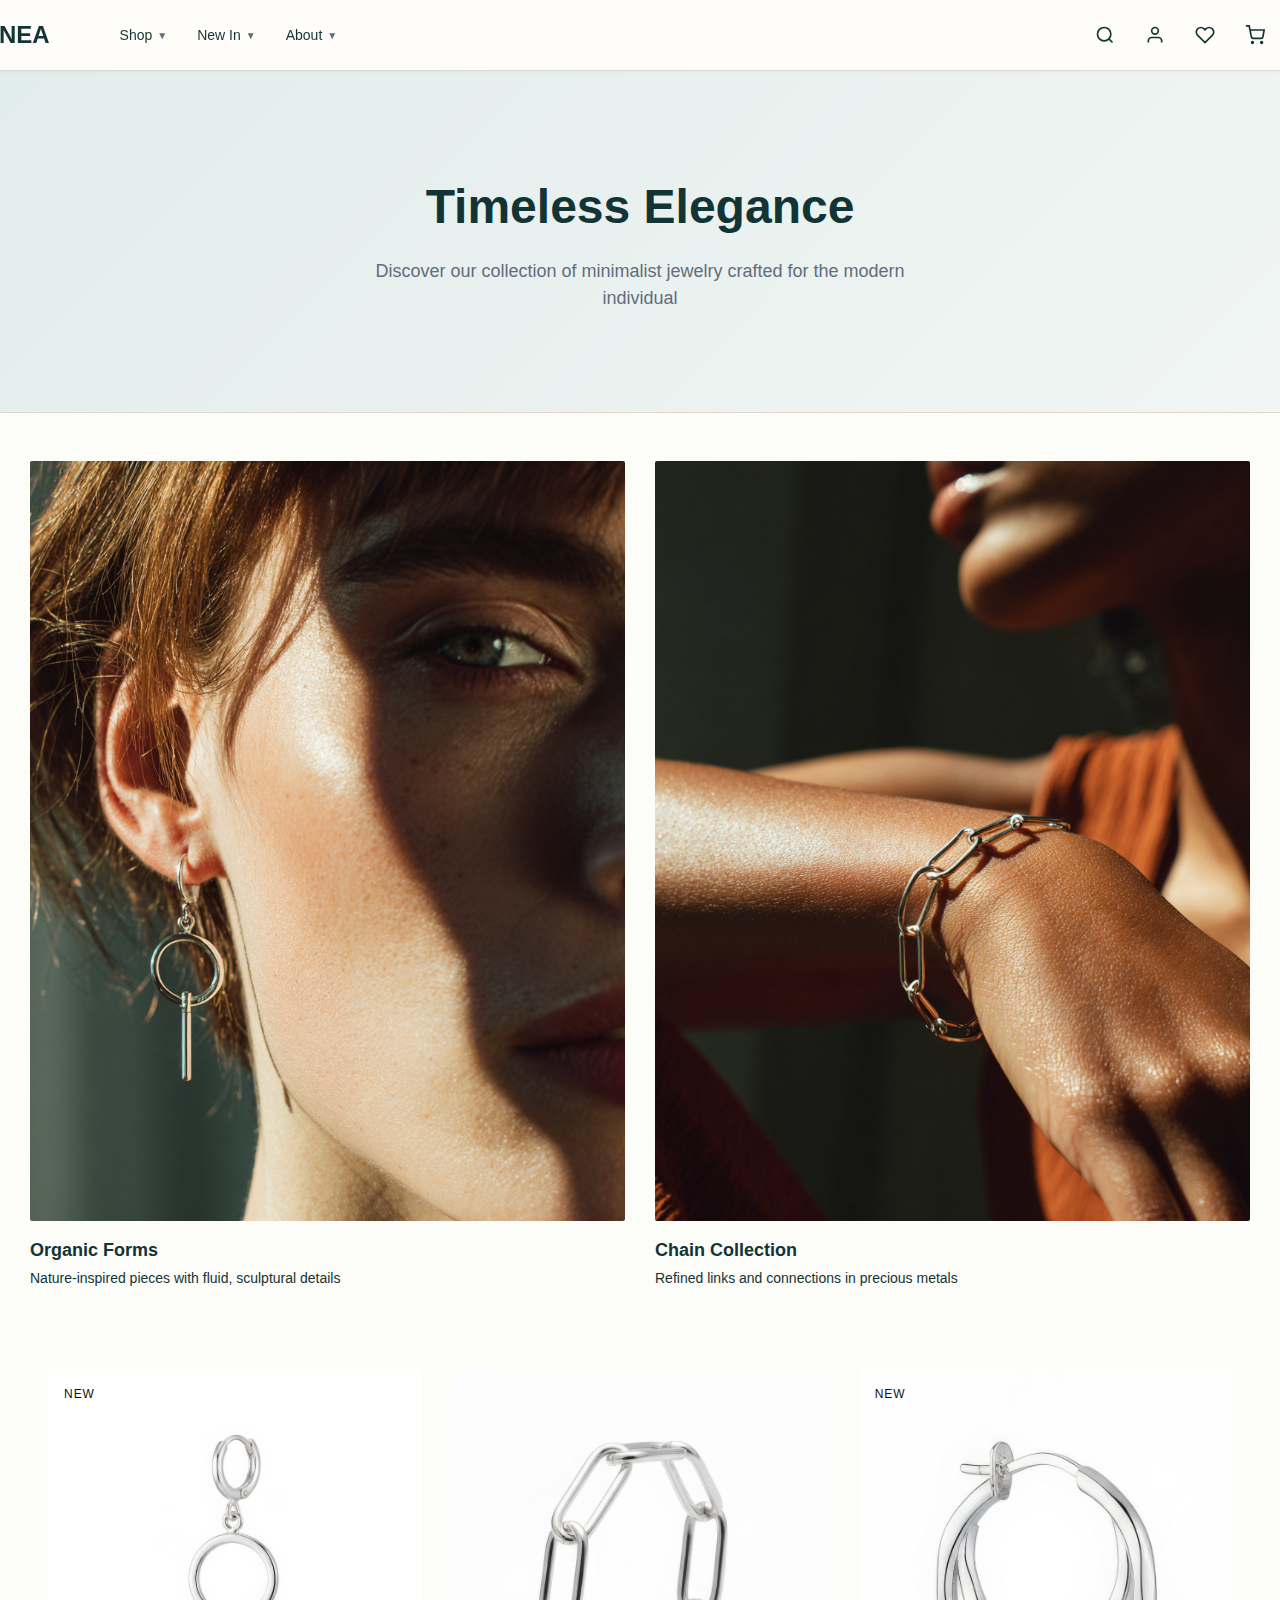
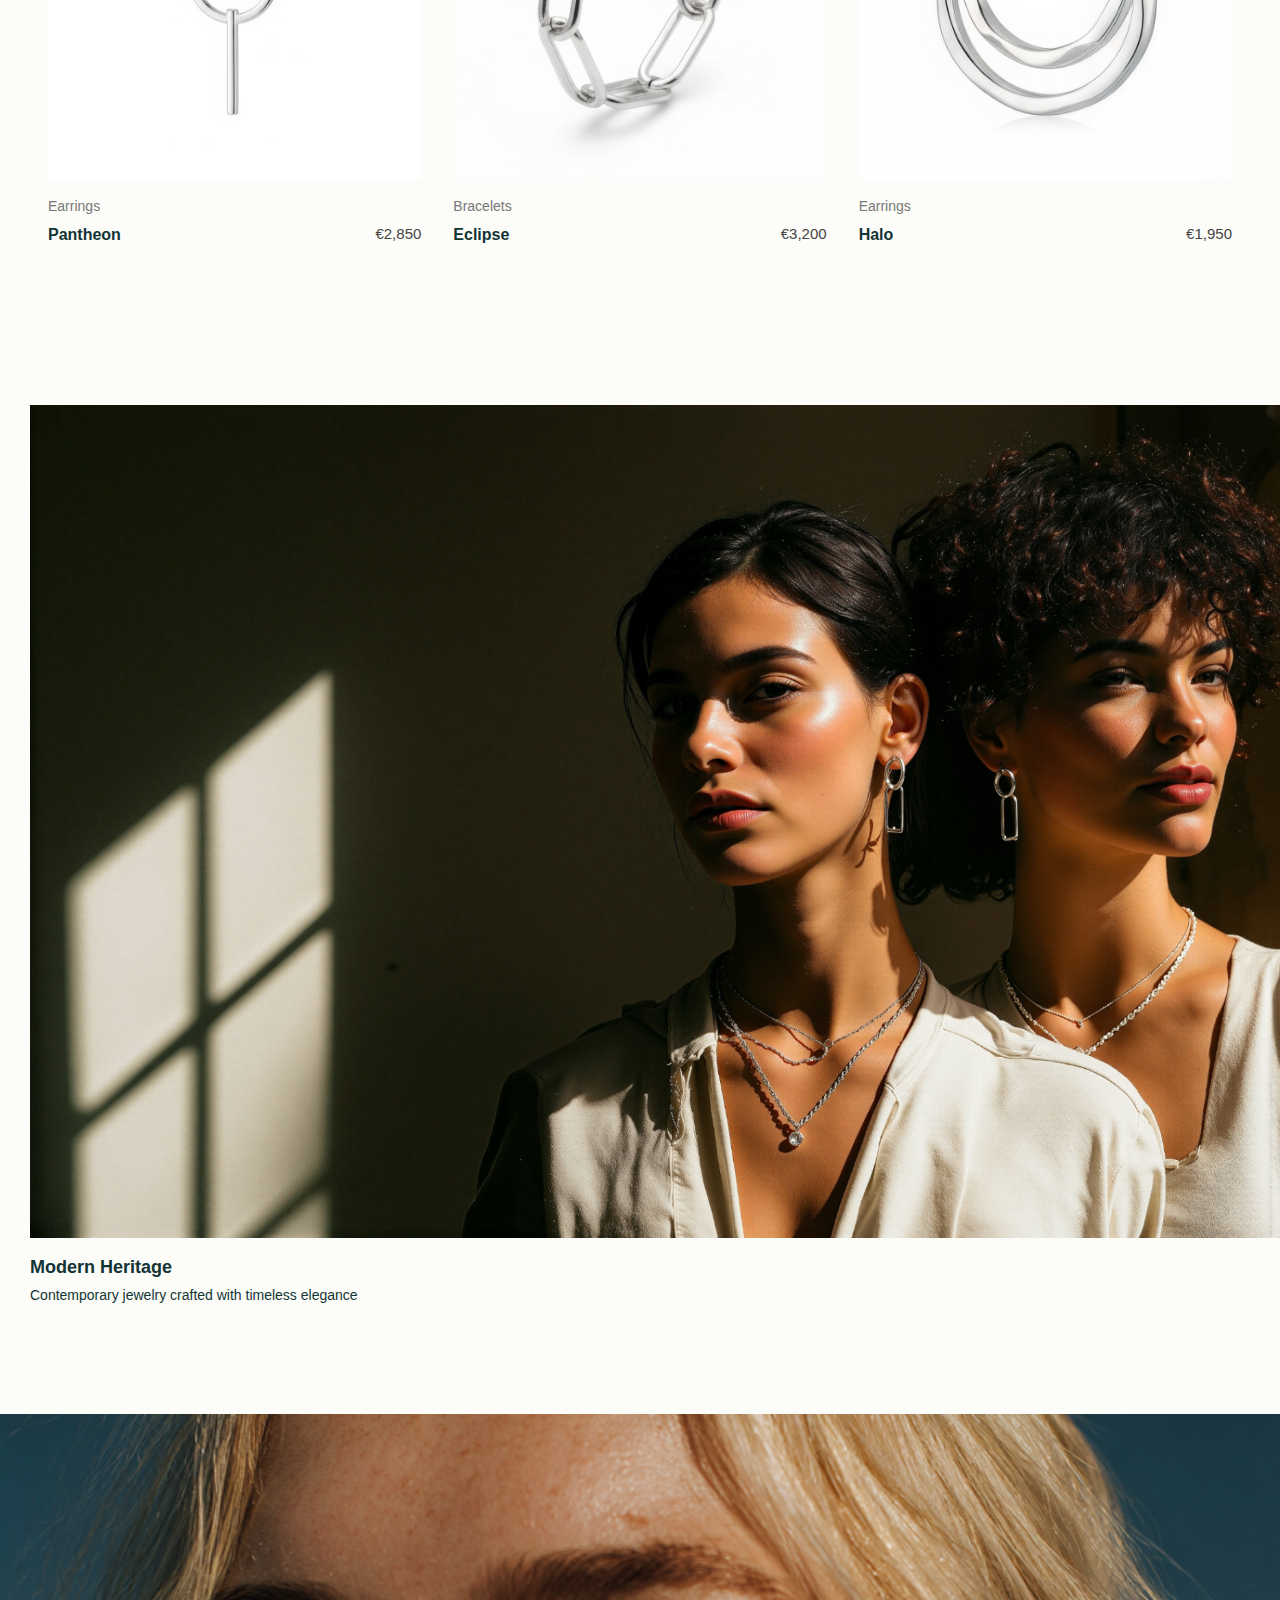
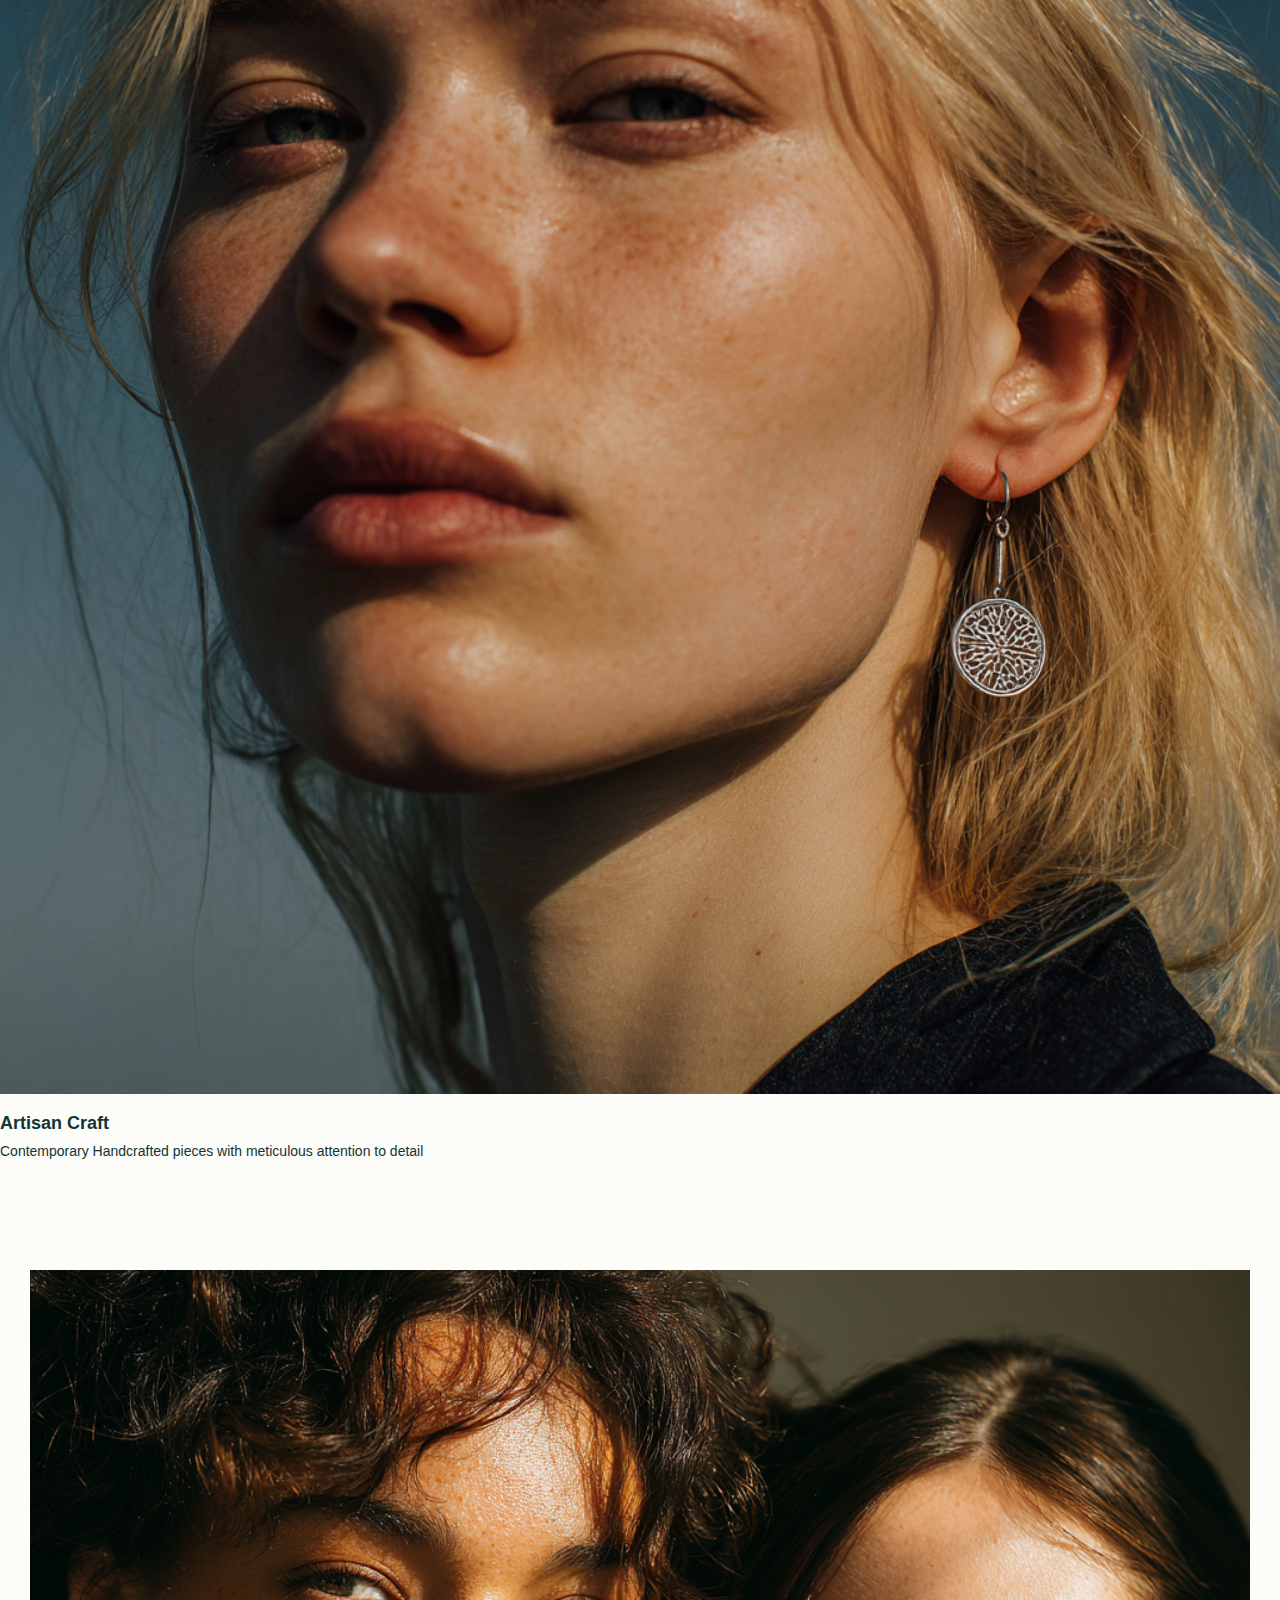
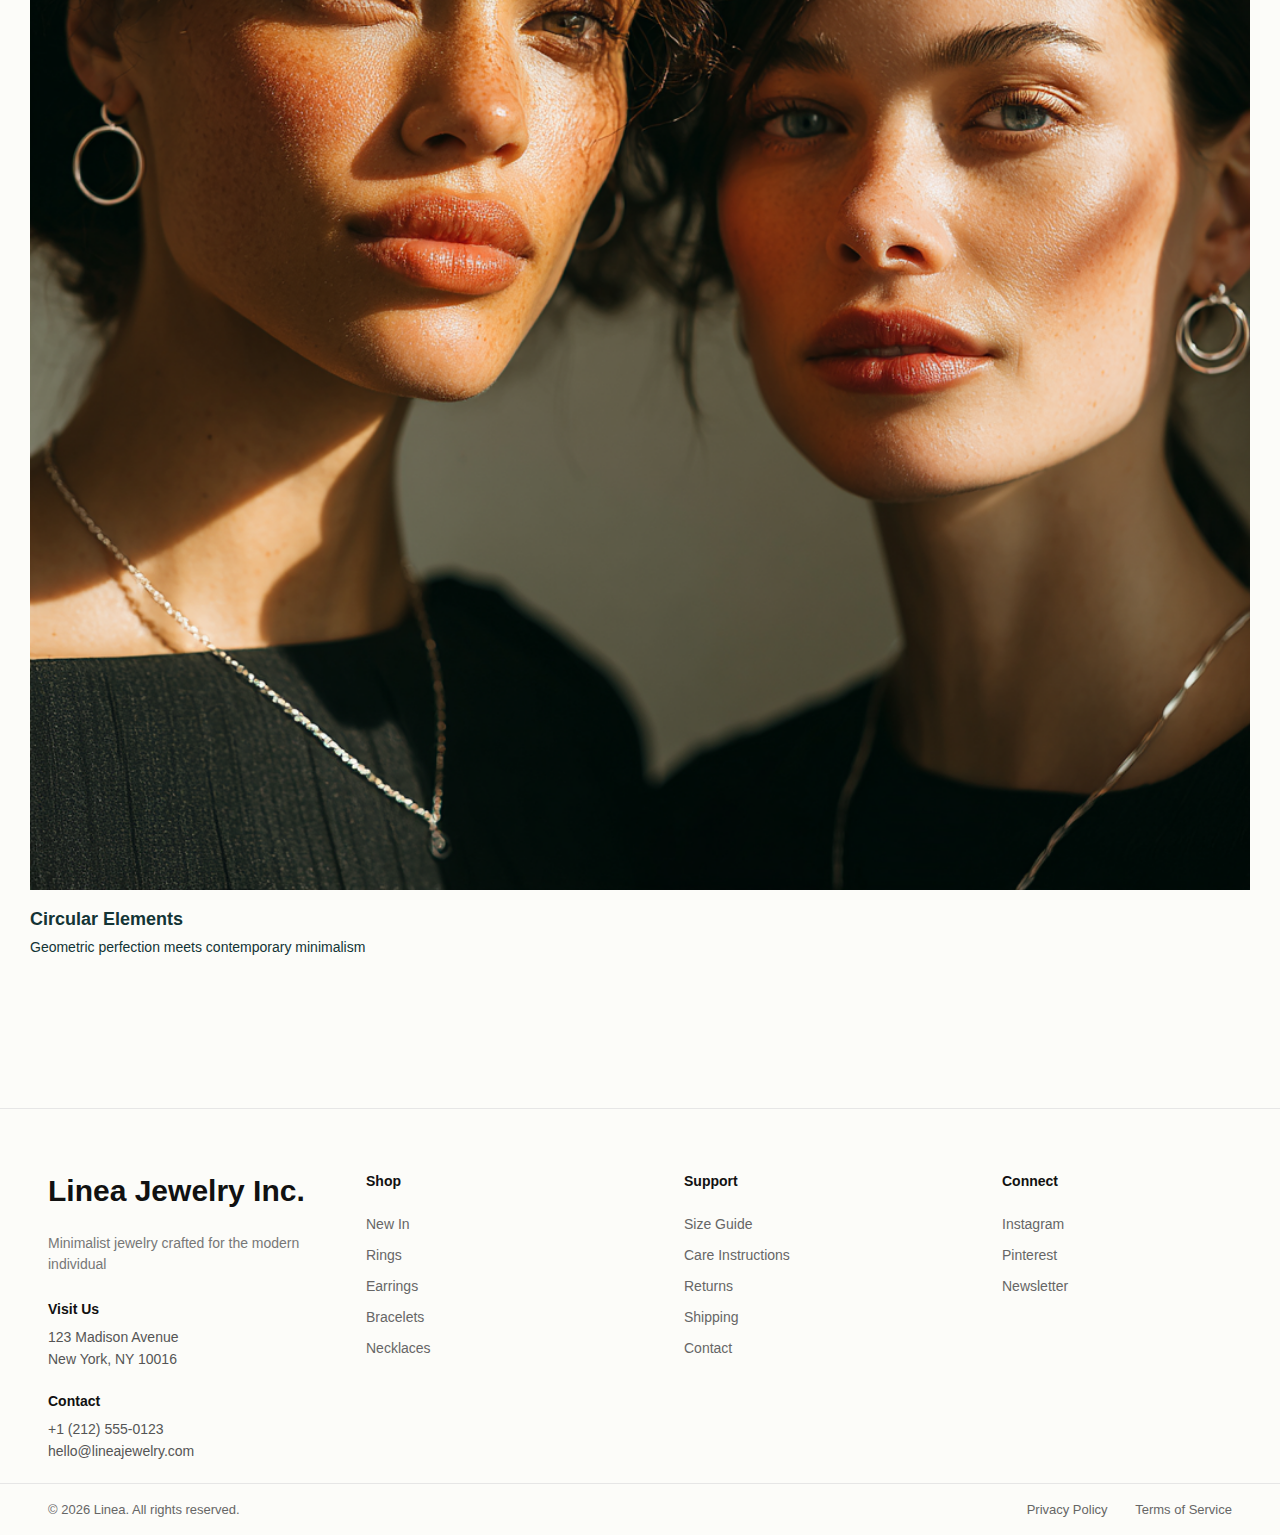
<file: index.html>
<!DOCTYPE html>
<html lang="en">
<head>
    <meta charset="UTF-8">
    <meta name="viewport" content="width=device-width, initial-scale=1.0">
    <title>LINEA - Minimalist Jewelry</title>
    <link rel="stylesheet" href="index.css">
</head>
<body>
    <!-- Navigation Bar -->
    <nav class="navbar">
        <div class="navbar-container">
            <div class="nav-right">
                <div class="navbar-logo">
                    <a href="index.html" style="text-decoration: none; color: inherit;">
                        LINEA
                    </a>
                </div>
                
                <div class="navbar-menu">
                    <div class="nav-dropdown">
                        <a href="pages/shop.html" class="dropdown-toggle">Shop</a>
                        <div class="dropdown-menu">
                            <a href="pages/shop.html?category=rings" class="dropdown-item">Rings</a>
                            <a href="pages/shop.html?category=necklaces" class="dropdown-item">Necklaces</a>
                            <a href="pages/shop.html?category=earrings" class="dropdown-item">Earrings</a>
                            <a href="pages/shop.html?category=bracelets" class="dropdown-item">Bracelets</a>
                            <a href="pages/shop.html?category=watches" class="dropdown-item">Watches</a>
                        </div>
                    </div>
                    
                    <div class="nav-dropdown">
                        <a href="pages/new-in.html" class="dropdown-toggle">New In</a>
                        <div class="dropdown-menu">
                            <a href="pages/new-in.html?filter=this-weeks-arrivals" class="dropdown-item">This Week's Arrivals</a>
                            <a href="pages/new-in.html?filter=spring-collection" class="dropdown-item">Spring Collection</a>
                            <a href="pages/new-in.html?filter=featured-designers" class="dropdown-item">Featured Designers</a>
                            <a href="pages/new-in.html?filter=limited-edition" class="dropdown-item">Limited Edition</a>
                            <a href="pages/new-in.html?filter=pre-orders" class="dropdown-item">Pre-Orders</a>
                        </div>
                    </div>
                    
                    <div class="nav-dropdown">
                        <a href="pages/about.html" class="dropdown-toggle">About</a>
                        <div class="dropdown-menu">
                            <a href="pages/about-story.html" class="dropdown-item">Our Story</a>
                            <a href="pages/about-sustainability.html" class="dropdown-item">Sustainability</a>
                            <a href="pages/about-size-guide.html" class="dropdown-item">Size Guide</a>
                            <a href="pages/about-customer-care.html" class="dropdown-item">Customer Care</a>
                        </div>
                    </div>
                </div>
        </div>

            <div class="navbar-icons">
                <button class="icon-btn" aria-label="Search" id="search-btn">
                    <svg width="20" height="20" viewBox="0 0 24 24" fill="none" stroke="currentColor" stroke-width="2">
                        <circle cx="11" cy="11" r="8"></circle>
                        <path d="m21 21-4.35-4.35"></path>
                    </svg>
                </button>
                <button class="icon-btn" aria-label="User Account" id="account-btn">
                    <svg width="20" height="20" viewBox="0 0 24 24" fill="none" stroke="currentColor" stroke-width="2">
                        <path d="M20 21v-2a4 4 0 0 0-4-4H8a4 4 0 0 0-4 4v2"></path>
                        <circle cx="12" cy="7" r="4"></circle>
                    </svg>
                </button>
                <button class="icon-btn" aria-label="Wishlist" id="wishlist-btn">
                    <svg width="20" height="20" viewBox="0 0 24 24" fill="none" stroke="currentColor" stroke-width="2">
                        <path d="M20.84 4.61a5.5 5.5 0 0 0-7.78 0L12 5.67l-1.06-1.06a5.5 5.5 0 0 0-7.78 7.78l1.06 1.06L12 21.23l7.78-7.78 1.06-1.06a5.5 5.5 0 0 0 0-7.78z"></path>
                    </svg>
                </button>
                <button class="icon-btn" aria-label="Shopping Cart" id="cart-btn">
                    <svg width="20" height="20" viewBox="0 0 24 24" fill="none" stroke="currentColor" stroke-width="2">
                        <circle cx="9" cy="21" r="1"></circle>
                        <circle cx="20" cy="21" r="1"></circle>
                        <path d="M1 1h4l2.68 13.39a2 2 0 0 0 2 1.61h9.72a2 2 0 0 0 2-1.61L23 6H6"></path>
                    </svg>
                </button>
            </div>
        </div>
    </nav>

    <!-- Panel Overlay -->
    <div class="panel-overlay" id="panel-overlay"></div>

    <!-- Search Panel -->
    <div class="side-panel" id="search-panel">
        <div class="panel-header">
            <h2>Search</h2>
            <button class="panel-close" onclick="closePanel('search')">✕</button>
        </div>
        <div class="panel-content">
            <div class="search-input-wrapper">
                <input type="text" placeholder="Search for jewelry..." id="search-input">
            </div>
            <div style="margin-bottom: 20px;">
                <h3 style="font-size: 12px; font-weight: 600; margin-bottom: 15px; color: var(--color-text);">Popular Searches</h3>
                <div class="popular-searches">
                    <button class="search-tag">Gold Rings</button>
                    <button class="search-tag">Silver Necklaces</button>
                    <button class="search-tag">Pearl Earrings</button>
                    <button class="search-tag">Designer Bracelets</button>
                    <button class="search-tag">Wedding Rings</button>
                    <button class="search-tag">Vintage Collection</button>
                </div>
            </div>
        </div>
    </div>

    <!-- Account Panel -->
    <div class="side-panel" id="account-panel">
        <div class="panel-header">
            <h2>My Account</h2>
            <button class="panel-close" onclick="closePanel('account')">✕</button>
        </div>
        <div class="panel-content">
            <div class="account-tabs">
                <button class="account-tab active" data-tab="login">Login</button>
                <button class="account-tab" data-tab="signup">Sign Up</button>
            </div>

            <!-- Login Tab -->
            <div class="tab-content active" id="login-tab">
                <div class="form-group">
                    <label>Email Address</label>
                    <input type="email" placeholder="your@email.com">
                </div>
                <div class="form-group">
                    <label>Password</label>
                    <input type="password" placeholder="••••••••">
                </div>
                <button class="login-btn">Login</button>
                <div class="signup-link">
                    <a href="#">Forgot password?</a>
                </div>
            </div>

            <!-- Signup Tab -->
            <div class="tab-content" id="signup-tab">
                <div class="form-group">
                    <label>First Name</label>
                    <input type="text" placeholder="John">
                </div>
                <div class="form-group">
                    <label>Last Name</label>
                    <input type="text" placeholder="Doe">
                </div>
                <div class="form-group">
                    <label>Email Address</label>
                    <input type="email" placeholder="your@email.com">
                </div>
                <div class="form-group">
                    <label>Password</label>
                    <input type="password" placeholder="••••••••">
                </div>
                <button class="login-btn">Create Account</button>
                <div class="signup-link">
                    By signing up, you agree to our <a href="#">Terms</a>
                </div>
            </div>
        </div>
    </div>

    <!-- Wishlist Panel -->
    <div class="side-panel" id="wishlist-panel">
        <div class="panel-header">
            <h2>Your Favorites</h2>
            <button class="panel-close" onclick="closePanel('wishlist')">✕</button>
        </div>
        <div class="panel-content">
            <div id="wishlist-items"></div>
            <div class="wishlist-empty">
                <p>You haven't added any favorites yet. Browse our collection and click the heart icon to save items you love.</p>
            </div>
        </div>
    </div>

    <!-- Cart Panel -->
    <div class="side-panel" id="cart-panel">
        <div class="panel-header">
            <h2>Shopping Bag</h2>
            <button class="panel-close" onclick="closePanel('cart')">✕</button>
        </div>
        <div class="panel-content">
            <div id="cart-items"></div>
            <div class="cart-empty" id="cart-empty-msg">
                <p>Your bag is empty. Browse our collection and add items you love.</p>
            </div>
        </div>
        <div class="cart-summary">
            <div class="summary-row">
                <span>Subtotal</span>
                <span id="subtotal">€0.00</span>
            </div>
            <div class="summary-row">
                <span>Shipping</span>
                <span id="shipping">TBD</span>
            </div>
            <div class="summary-row total">
                <span>Total</span>
                <span id="total">€0.00</span>
            </div>
            <button class="login-btn" style="margin-top: 15px;">Proceed to Checkout</button>
            <button class="login-btn" style="background: transparent; color: var(--color-text); border: 1px solid var(--color-border); margin-top: 10px;">Continue Shopping</button>
        </div>
    </div>

    <!-- Hero Section -->
    <section class="hero">
        <h1>Timeless Elegance</h1>
        <p>Discover our collection of minimalist jewelry crafted for the modern individual</p>
    </section>
    <section class="collections">

  <div class="collections-grid">
    <div class="collection-item">
      <div class="collection-image">
        <img src="assets/images/earrings-collection-6O5tp3RC.png" alt="Earrings">
      </div>
      <div class="collection-caption">
        <a href="#" class="collection-title">Organic Forms</a>
        <p class="collection-sub">Nature-inspired pieces with fluid, sculptural details</p>
      </div>
    </div>

    <div class="collection-item">
      <div class="collection-image">
        <img src="assets/images/link-bracelet-CMFM2KKw.png" alt="Necklaces">
      </div>
      <div class="collection-caption">
        <a href="#" class="collection-title">Chain Collection</a>
        <p class="collection-sub">Refined links and connections in precious metals</p>
      </div>
    </div>
  </div>

  <section class="product-section">
  <div class="product-grid">

    <!-- PRODUCT CARD -->
    <div class="product-card">
      <div class="product-image">
        <span class="badge">NEW</span>
        <img src="assets/images/pantheon-ChbEbbTu.jpg" class="img-main" alt="Pantheon Earrings">
        <img src="assets/images/organic-earring-BV1LtJhH.png" class="img-hover" alt="Pantheon Earrings Hover">
      </div>
      <div class="product-info">
        <p class="category">Earrings</p>
        <div class="info-row">
          <h3>Pantheon</h3>
          <span>€2,850</span>
        </div>
      </div>
    </div>

    <!-- PRODUCT CARD -->
    <div class="product-card">
      <div class="product-image">
        <img src="assets/images/eclipse-ErA5xE4T.jpg" class="img-main" alt="Eclipse Bracelet">
        <img src="assets/images/link-bracelet-CMFM2KKw.png" class="img-hover" alt="Eclipse Bracelet Hover">
      </div>
      <div class="product-info">
        <p class="category">Bracelets</p>
        <div class="info-row">
          <h3>Eclipse</h3>
          <span>€3,200</span>
        </div>
      </div>
    </div>

    <!-- PRODUCT CARD -->
    <div class="product-card">
      <div class="product-image">
        <span class="badge">NEW</span>
        <img src="assets/images/halo-CMlMG7vQ.jpg" class="img-main" alt="Halo Earrings">
        <img src="assets/images/organic-earring-BV1LtJhH.png" class="img-hover" alt="Halo Earrings Hover">
      </div>
      <div class="product-info">
        <p class="category">Earrings</p>
        <div class="info-row">
          <h3>Halo</h3>
          <span>€1,950</span>
        </div>
      </div>
    </div>

  </div>
</section>


  <!-- WIDE IMAGE -->
  <div class="collections-thumbnail hero-thumbnail">
    <img src="assets/images/hero-image-Biu-8NYF.png" alt="Featured collection">
    <div class="collection-caption">
        <a href="#" class="collection-title">Modern Heritage</a>
        <p class="collection-sub">Contemporary jewelry crafted with timeless elegance</p>
      </div>
  </div>

  <div class="collections-thumbnail organic-thumbnail" id="second-thumbnail">
    <div class="collection-image">
      <img src="assets/images/organic-earring-BV1LtJhH.png" alt="Featured collection">
    </div>
    <div class="collection-caption">
        <a href="#" class="collection-title">Artisan Craft</a>
        <p class="collection-sub">Contemporary Handcrafted pieces with meticulous attention to detail</p>
      </div>
  </div>
  <div class="collections-thumbnail" id="second-thumbnail">
    <div class="collection-image">
      <img src="assets/images/circular-collection-B1hP9RgJ.png" alt="Featured collection">
    </div>
    <div class="collection-caption">
        <a href="#" class="collection-title">Circular Elements</a>
        <p class="collection-sub">Geometric perfection meets contemporary minimalism</p>
      </div>
  </div>

</section>

<footer class="footer">

  <div class="footer-top">
    <div class="footer-grid">

      <!-- BRAND -->
      <div class="footer-brand">
        <h3>Linea Jewelry Inc.</h3>
        <p class="tagline">
          Minimalist jewelry crafted for the modern individual
        </p>

        <div class="footer-block">
          <strong>Visit Us</strong>
          <p>
            123 Madison Avenue<br>
            New York, NY 10016
          </p>
        </div>

        <div class="footer-block">
          <strong>Contact</strong>
          <p>
            +1 (212) 555-0123<br>
            hello@lineajewelry.com
          </p>
        </div>
      </div>

      <!-- SHOP -->
      <div class="footer-links">
        <h4>Shop</h4>
        <a href="#">New In</a>
        <a href="#">Rings</a>
        <a href="#">Earrings</a>
        <a href="#">Bracelets</a>
        <a href="#">Necklaces</a>
      </div>

      <!-- SUPPORT -->
      <div class="footer-links">
        <h4>Support</h4>
        <a href="#">Size Guide</a>
        <a href="#">Care Instructions</a>
        <a href="#">Returns</a>
        <a href="#">Shipping</a>
        <a href="#">Contact</a>
      </div>

      <!-- CONNECT -->
      <div class="footer-links">
        <h4>Connect</h4>
        <a href="#">Instagram</a>
        <a href="#">Pinterest</a>
        <a href="#">Newsletter</a>
      </div>

    </div>
  </div>

  <!-- BOTTOM BAR -->
  <div class="footer-bottom">
    <p>© 2026 Linea. All rights reserved.</p>

    <div class="footer-legal">
      <a href="#">Privacy Policy</a>
      <a href="#">Terms of Service</a>
    </div>
  </div>

</footer>


    <script src="index.js"></script>
</body>
</html>
</file>
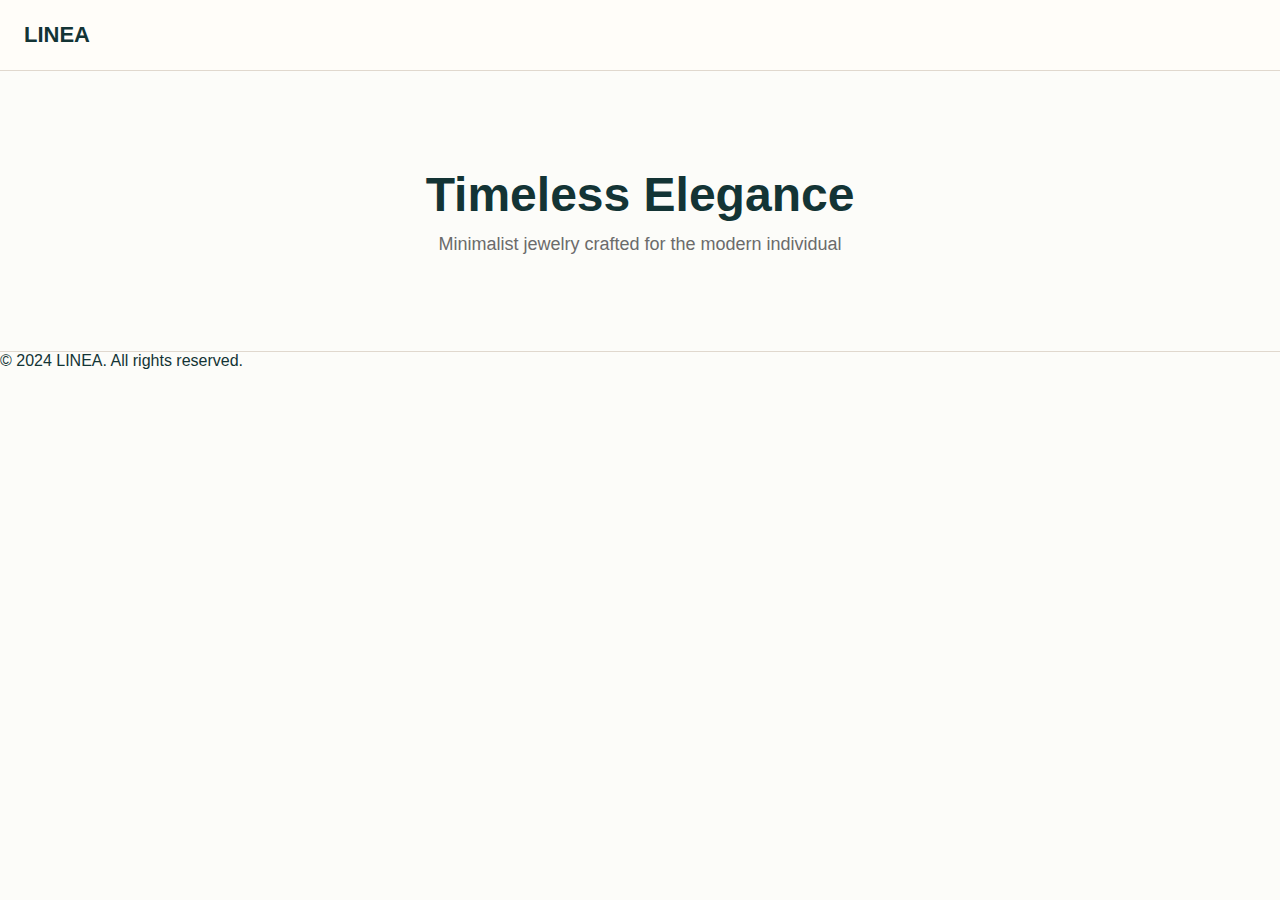
<file: demo.html>
<!DOCTYPE html>
<html lang="en">
<head>
<meta charset="UTF-8" />
<meta name="viewport" content="width=device-width, initial-scale=1.0"/>
<title>LINEA – Minimalist Jewelry</title>

<style>
:root {
  --bg: #FCFCF9;
  --surface: #FFFDF9;
  --text: #133435;
  --text-muted: #6b6b6b;
  --border: #E0D8CE;
  --edge: 48px;
  --gap: 24px;
}

* {
  box-sizing: border-box;
  margin: 0;
  padding: 0;
}

html, body {
  background: var(--bg);
  font-family: -apple-system, BlinkMacSystemFont, "Segoe UI", Roboto, sans-serif;
  color: var(--text);
}

/* ================= NAVBAR ================= */
.navbar {
  position: sticky;
  top: 0;
  z-index: 10;
  background: var(--surface);
  border-bottom: 1px solid var(--border);
}

.navbar-inner {
  max-width: 1400px;
  margin: auto;
  height: 70px;
  padding: 0 24px;
  display: flex;
  align-items: center;
  justify-content: space-between;
}

.logo {
  font-size: 22px;
  font-weight: 600;
}

/* ================= HERO ================= */
.hero {
  padding: 96px 24px;
  text-align: center;
  border-bottom: 1px solid var(--border);
}

.hero h1 {
  font-size: 48px;
  margin-bottom: 12px;
}

.hero p {
  font-size: 18px;
  color: var(--text-muted);
}

/* ================= COLLECTIONS ================= */

</style>
</head>

<body>

<!-- NAVBAR -->
<header class="navbar">
  <div class="navbar-inner">
    <div class="logo">LINEA</div>
  </div>
</header>

<!-- HERO -->
<section class="hero">
  <h1>Timeless Elegance</h1>
  <p>Minimalist jewelry crafted for the modern individual</p>
</section>

<!-- COLLECTIONS -->


<!-- FOOTER -->
<footer class="footer">
  <p>© 2024 LINEA. All rights reserved.</p>
</footer>

</body>
</html>
</file>
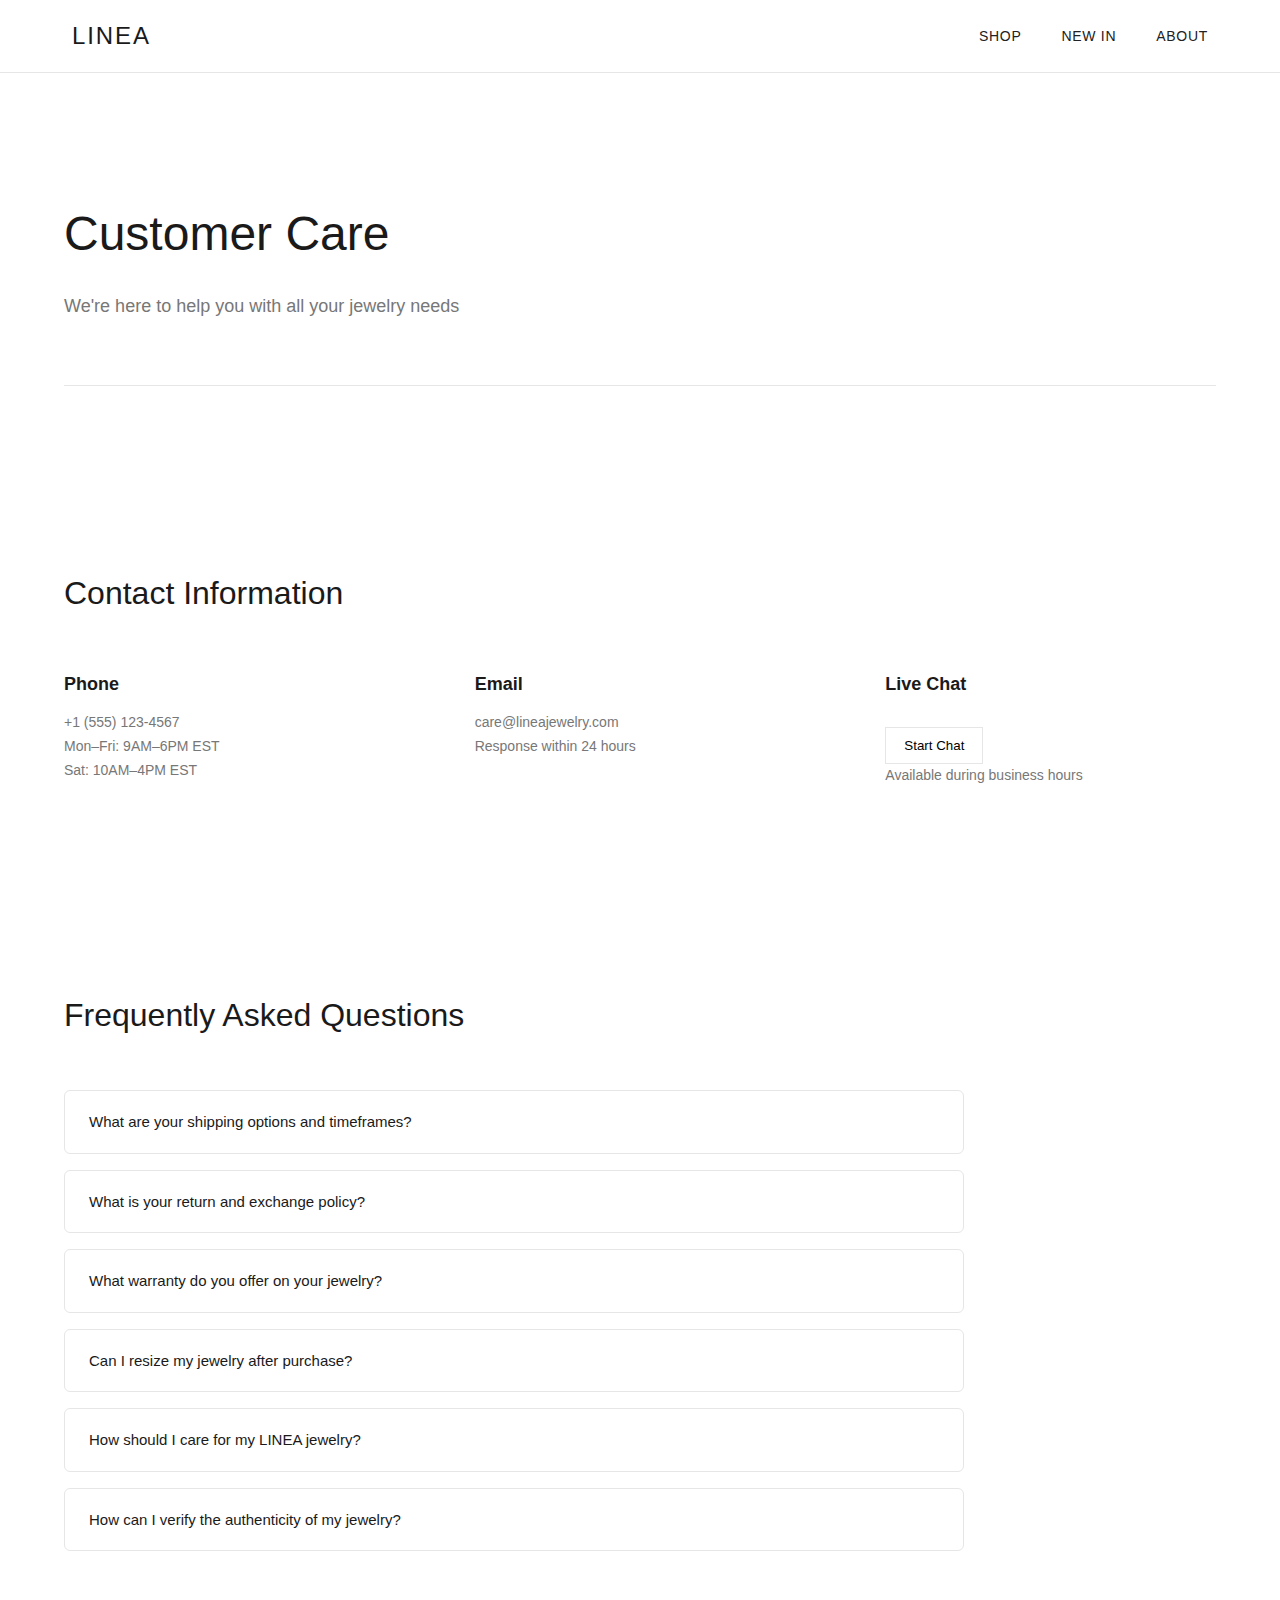
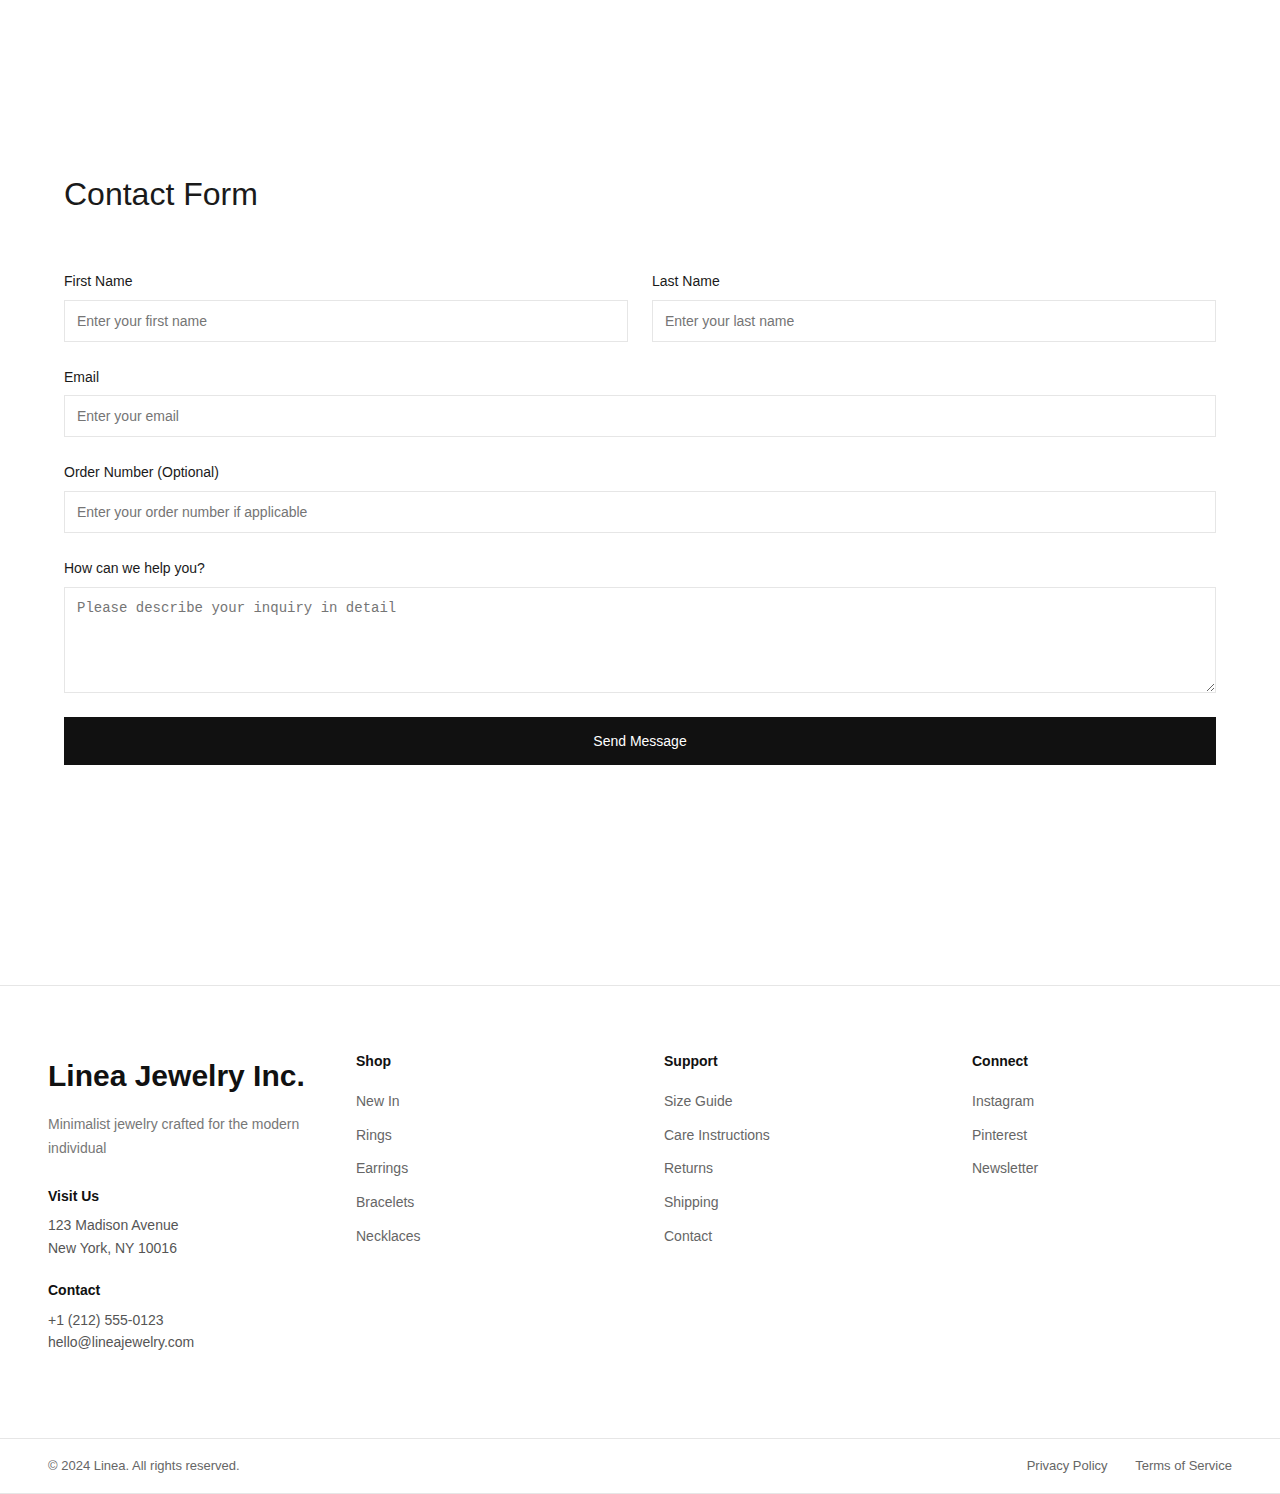
<file: pages/about-customer-care.html>
<!DOCTYPE html>
<html lang="en">
<head>
<meta charset="UTF-8">
<meta name="viewport" content="width=device-width, initial-scale=1.0">
<title>Customer Care – Linea</title>

<style>
:root {
  --text-main: #1a1a1a;
  --text-muted: #777;
  --border: #e6e6e6;
  --max-width: 1200px;
}

* {
  box-sizing: border-box;
  margin: 0;
  padding: 0;
}

body {
  font-family: -apple-system, BlinkMacSystemFont, "Segoe UI", Roboto, sans-serif;
  color: var(--text-main);
  background: #fff;
  line-height: 1.7;
}


/* ================= NAVBAR ================= */
.navbar {
  background: #ffffff;
  border-bottom: 1px solid #e6e6e6;
  position: sticky;
  top: 0;
  z-index: 100;
}

.navbar-container {
  max-width: 1200px;
  margin: 0 auto;
  padding: 0 32px;
  height: 72px;
  display: flex;
  align-items: center;
  justify-content: space-between;
}

.navbar-logo {
  font-size: 24px;
  font-weight: 500;
  letter-spacing: 0.08em;
}

.navbar-menu {
  display: flex;
  gap: 40px;
}

.nav-dropdown {
  position: relative;
}

.dropdown-toggle {
  font-size: 14px;
  text-transform: uppercase;
  letter-spacing: 0.05em;
  color: #222;
  text-decoration: none;
  padding: 8px 0;
}

.dropdown-menu {
  position: absolute;
  top: 100%;
  left: 0;
  min-width: 220px;
  background: #fff;
  border: 1px solid #e6e6e6;
  padding: 12px 0;
  opacity: 0;
  visibility: hidden;
  transform: translateY(10px);
  transition: all 0.25s ease;
  z-index: 999;
}

.nav-dropdown:hover .dropdown-menu {
  opacity: 1;
  visibility: visible;
  transform: translateY(0);
}

.dropdown-item {
  display: block;
  padding: 10px 24px;
  font-size: 14px;
  color: #555;
  text-decoration: none;
}

.dropdown-item:hover {
  background: #f7f7f7;
  color: #000;
}

/* ================= HERO ================= */
.page-hero {
  max-width: var(--max-width);
  margin: 0 auto;
  padding: 120px 24px 80px;
}

.page-hero h1 {
  font-size: 48px;
  font-weight: 400;
  margin-bottom: 16px;
}

.page-hero p {
  font-size: 18px;
  color: var(--text-muted);
}

.divider {
  border: none;
  border-top: 1px solid var(--border);
  margin-top: 64px;
}

/* ================= SECTIONS ================= */
.section {
  max-width: var(--max-width);
  margin: 0 auto;
  padding: 100px 24px;
}

.section h2 {
  font-size: 32px;
  font-weight: 400;
  margin-bottom: 48px;
}

/* ================= CONTACT INFO ================= */
.contact-grid {
  display: grid;
  grid-template-columns: repeat(3, 1fr);
  gap: 80px;
}

.contact-block h3 {
  font-size: 18px;
  margin-bottom: 12px;
}

.contact-block p {
  font-size: 14px;
  color: var(--text-muted);
}

.chat-btn {
  margin-top: 16px;
  padding: 10px 18px;
  border: 1px solid var(--border);
  background: #fff;
  cursor: pointer;
}

/* ================= FAQ ================= */
.faq {
  max-width: 900px;
}

.faq-item {
  border: 1px solid var(--border);
  border-radius: 6px;
  margin-bottom: 16px;
}

.faq-question {
  padding: 18px 24px;
  font-size: 15px;
  cursor: pointer;
  display: flex;
  justify-content: space-between;
  align-items: center;
}

.faq-answer {
  display: none;
  padding: 0 24px 18px;
  font-size: 14px;
  color: var(--text-muted);
}

.faq-item.active .faq-answer {
  display: block;
}

/* ================= FORM ================= */
.form-grid {
  display: grid;
  grid-template-columns: 1fr 1fr;
  gap: 24px;
}

.form-group {
  display: flex;
  flex-direction: column;
}

.form-group label {
  font-size: 14px;
  margin-bottom: 6px;
}

.form-group input,
.form-group textarea {
  padding: 12px;
  border: 1px solid var(--border);
  font-size: 14px;
}

.form-group.full {
  grid-column: 1 / -1;
}

.submit-btn {
  margin-top: 24px;
  padding: 16px;
  width: 100%;
  background: #111;
  color: #fff;
  border: none;
  font-size: 14px;
  cursor: pointer;
}

.footer {
  border-top: 1px solid #e6e6e6;
  margin-top: 120px;
  font-family: -apple-system, BlinkMacSystemFont, "Segoe UI", Roboto, sans-serif;
}

/* TOP AREA */
.footer-top {
  padding: 64px 48px;
}

.footer-grid {
  display: grid;
  grid-template-columns: 1fr 1fr 1fr 1fr;
  gap: 48px;
}

/* BRAND COLUMN */
.footer-brand h3 {
  font-size: 30px;
  margin-bottom: 12px;
  color: #111;
}

.tagline {
  font-size: 14px;
  color: #777;
  margin-bottom: 24px;
}

.footer-block {
  margin-bottom: 20px;
}

.footer-block strong {
  font-size: 14px;
  display: block;
  margin-bottom: 6px;
  color: #111;
}

.footer-block p {
  font-size: 14px;
  color: #555;
  line-height: 1.6;
}

/* LINKS */
.footer-links h4 {
  font-size: 14px;
  margin-bottom: 16px;
  color: #111;
}

.footer-links a {
  display: block;
  font-size: 14px;
  color: #666;
  text-decoration: none;
  margin-bottom: 10px;
}

.footer-links a:hover {
  color: #000;
}

/* BOTTOM BAR */
.footer-bottom {
  border-top: 1px solid #e6e6e6;
  padding: 16px 48px;
  display: flex;
  justify-content: space-between;
  align-items: center;
  font-size: 13px;
  color: #666;
  border-bottom: 1px solid #e6e6e6;
}

.footer-legal a {
  margin-left: 24px;
  color: #666;
  text-decoration: none;
}

.footer-legal a:hover {
  color: #000;
}

/* RESPONSIVE */
@media (max-width: 1024px) {
  .footer-grid {
    grid-template-columns: 1fr 1fr;
    gap: 40px;
  }
}

@media (max-width: 640px) {
  .footer-top {
    padding: 48px 20px;
  }

  .footer-bottom {
    flex-direction: column;
    gap: 12px;
    padding: 16px 20px;
  }

  .footer-legal a {
    margin-left: 16px;
  }
}

/* ================= RESPONSIVE ================= */
@media (max-width: 1024px) {
  .contact-grid,
  .form-grid {
    grid-template-columns: 1fr;
  }
}

@media (max-width: 640px) {
  .page-hero h1 {
    font-size: 34px;
  }

  .section {
    padding: 72px 20px;
  }
}
</style>
</head>

<body>


<!-- NAVBAR -->
<nav class="navbar">
  <div class="navbar-container">
    <div class="navbar-logo">
      <a href="../index.html" style="text-decoration:none;color:inherit;">LINEA</a>
    </div>

    <div class="navbar-menu">
      <div class="nav-dropdown">
        <a href="../pages/shop.html" class="dropdown-toggle">Shop</a>
        <div class="dropdown-menu">
          <a class="dropdown-item" href="#">Rings</a>
          <a class="dropdown-item" href="#">Necklaces</a>
          <a class="dropdown-item" href="#">Earrings</a>
          <a class="dropdown-item" href="#">Bracelets</a>
        </div>
      </div>

      <div class="nav-dropdown">
        <a href="#" class="dropdown-toggle">New In</a>
        <div class="dropdown-menu">
            <a href="pages/new-in.html?filter=this-weeks-arrivals" class="dropdown-item">This Week's Arrivals</a>
            <a href="pages/new-in.html?filter=spring-collection" class="dropdown-item">Spring Collection</a>
            <a href="pages/new-in.html?filter=featured-designers" class="dropdown-item">Featured Designers</a>
            <a href="pages/new-in.html?filter=limited-edition" class="dropdown-item">Limited Edition</a>
            <a href="pages/new-in.html?filter=pre-orders" class="dropdown-item">Pre-Orders</a>

        </div>
      </div>

      <div class="nav-dropdown">
        <a href="#" class="dropdown-toggle">About</a>
        <div class="dropdown-menu">
          <a class="dropdown-item" href="about-story.html">Our Story</a>
          <a class="dropdown-item" href="about-sustainability.html">Sustainability</a>
          <a class="dropdown-item" href="about-size-guide.html">Size Guide</a>
          <a class="dropdown-item" href="about-customer-care.html">Customer Care</a>

        </div>
      </div>
    </div>
  </div>
</nav>

<!-- HERO -->
<section class="page-hero">
  <h1>Customer Care</h1>
  <p>We're here to help you with all your jewelry needs</p>
  <hr class="divider">
</section>

<!-- CONTACT INFO -->
<section class="section">
  <h2>Contact Information</h2>

  <div class="contact-grid">
    <div class="contact-block">
      <h3>Phone</h3>
      <p>+1 (555) 123-4567</p>
      <p>Mon–Fri: 9AM–6PM EST<br>Sat: 10AM–4PM EST</p>
    </div>

    <div class="contact-block">
      <h3>Email</h3>
      <p>care@lineajewelry.com</p>
      <p>Response within 24 hours</p>
    </div>

    <div class="contact-block">
      <h3>Live Chat</h3>
      <button class="chat-btn">Start Chat</button>
      <p>Available during business hours</p>
    </div>
  </div>
</section>

<!-- FAQ -->
<section class="section">
  <h2>Frequently Asked Questions</h2>

  <div class="faq">
    <div class="faq-item">
      <div class="faq-question">What are your shipping options and timeframes?</div>
      <div class="faq-answer">We offer standard and express shipping options. Delivery times vary by location.</div>
    </div>

    <div class="faq-item">
      <div class="faq-question">What is your return and exchange policy?</div>
      <div class="faq-answer">Returns are accepted within 30 days of purchase in original condition.</div>
    </div>

    <div class="faq-item">
      <div class="faq-question">What warranty do you offer on your jewelry?</div>
      <div class="faq-answer">All LINEA jewelry comes with a one-year craftsmanship warranty.</div>
    </div>

    <div class="faq-item">
      <div class="faq-question">Can I resize my jewelry after purchase?</div>
      <div class="faq-answer">Yes, resizing services are available depending on the design.</div>
    </div>

    <div class="faq-item">
      <div class="faq-question">How should I care for my LINEA jewelry?</div>
      <div class="faq-answer">We recommend gentle cleaning and storing pieces separately.</div>
    </div>

    <div class="faq-item">
      <div class="faq-question">How can I verify the authenticity of my jewelry?</div>
      <div class="faq-answer">Each piece comes with a certificate of authenticity.</div>
    </div>
  </div>
</section>

<!-- CONTACT FORM -->
<section class="section">
  <h2>Contact Form</h2>

  <form>
    <div class="form-grid">
      <div class="form-group">
        <label>First Name</label>
        <input type="text" placeholder="Enter your first name">
      </div>

      <div class="form-group">
        <label>Last Name</label>
        <input type="text" placeholder="Enter your last name">
      </div>

      <div class="form-group full">
        <label>Email</label>
        <input type="email" placeholder="Enter your email">
      </div>

      <div class="form-group full">
        <label>Order Number (Optional)</label>
        <input type="text" placeholder="Enter your order number if applicable">
      </div>

      <div class="form-group full">
        <label>How can we help you?</label>
        <textarea rows="5" placeholder="Please describe your inquiry in detail"></textarea>
      </div>
    </div>

    <button class="submit-btn">Send Message</button>
  </form>
</section>

<footer class="footer">

  <div class="footer-top">
    <div class="footer-grid">

      <!-- BRAND -->
      <div class="footer-brand">
        <h3>Linea Jewelry Inc.</h3>
        <p class="tagline">
          Minimalist jewelry crafted for the modern individual
        </p>

        <div class="footer-block">
          <strong>Visit Us</strong>
          <p>
            123 Madison Avenue<br>
            New York, NY 10016
          </p>
        </div>

        <div class="footer-block">
          <strong>Contact</strong>
          <p>
            +1 (212) 555-0123<br>
            hello@lineajewelry.com
          </p>
        </div>
      </div>

      <!-- SHOP -->
      <div class="footer-links">
        <h4>Shop</h4>
        <a href="#">New In</a>
        <a href="#">Rings</a>
        <a href="#">Earrings</a>
        <a href="#">Bracelets</a>
        <a href="#">Necklaces</a>
      </div>

      <!-- SUPPORT -->
      <div class="footer-links">
        <h4>Support</h4>
        <a href="#">Size Guide</a>
        <a href="#">Care Instructions</a>
        <a href="#">Returns</a>
        <a href="#">Shipping</a>
        <a href="#">Contact</a>
      </div>

      <!-- CONNECT -->
      <div class="footer-links">
        <h4>Connect</h4>
        <a href="#">Instagram</a>
        <a href="#">Pinterest</a>
        <a href="#">Newsletter</a>
      </div>

    </div>
  </div>

  <!-- BOTTOM BAR -->
  <div class="footer-bottom">
    <p>© 2024 Linea. All rights reserved.</p>

    <div class="footer-legal">
      <a href="#">Privacy Policy</a>
      <a href="#">Terms of Service</a>
    </div>
  </div>

</footer>


<script>
document.querySelectorAll(".faq-question").forEach(q => {
  q.addEventListener("click", () => {
    q.parentElement.classList.toggle("active");
  });
});
</script>

</body>
</html>
</file>
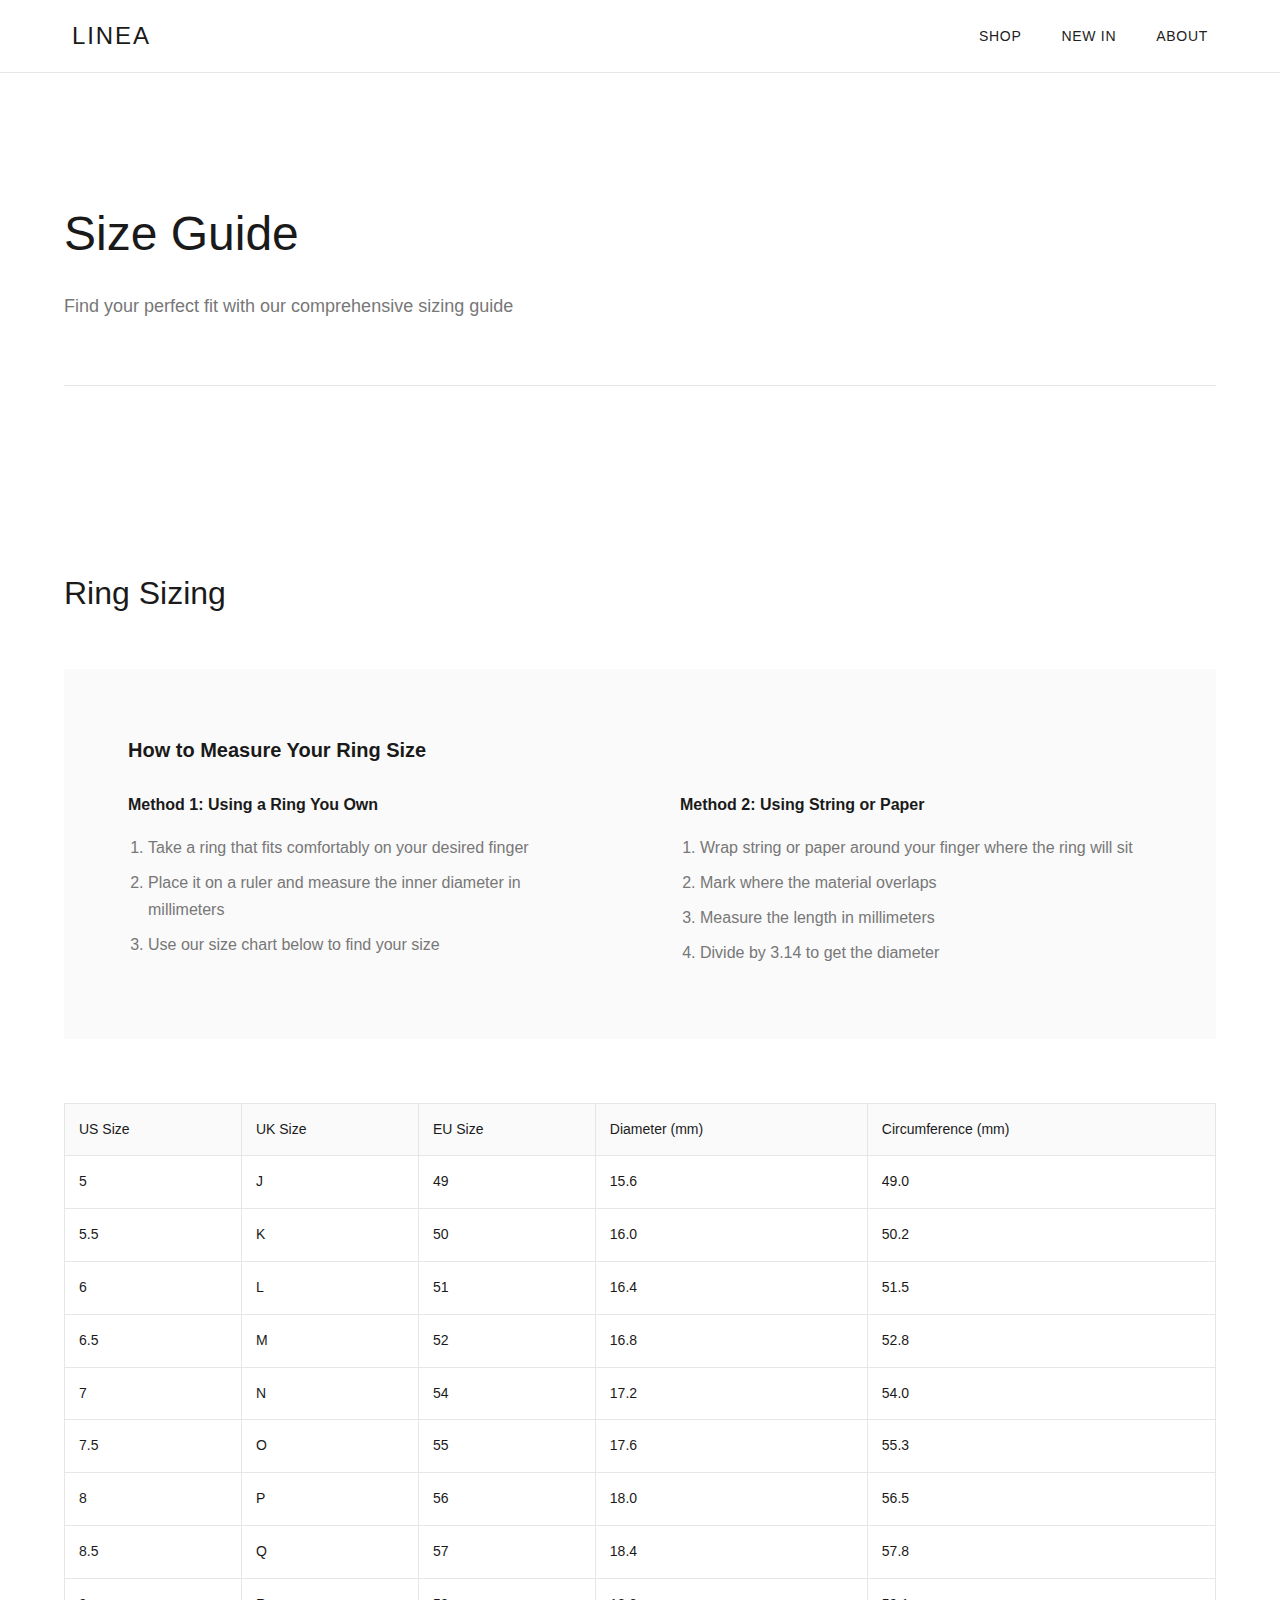
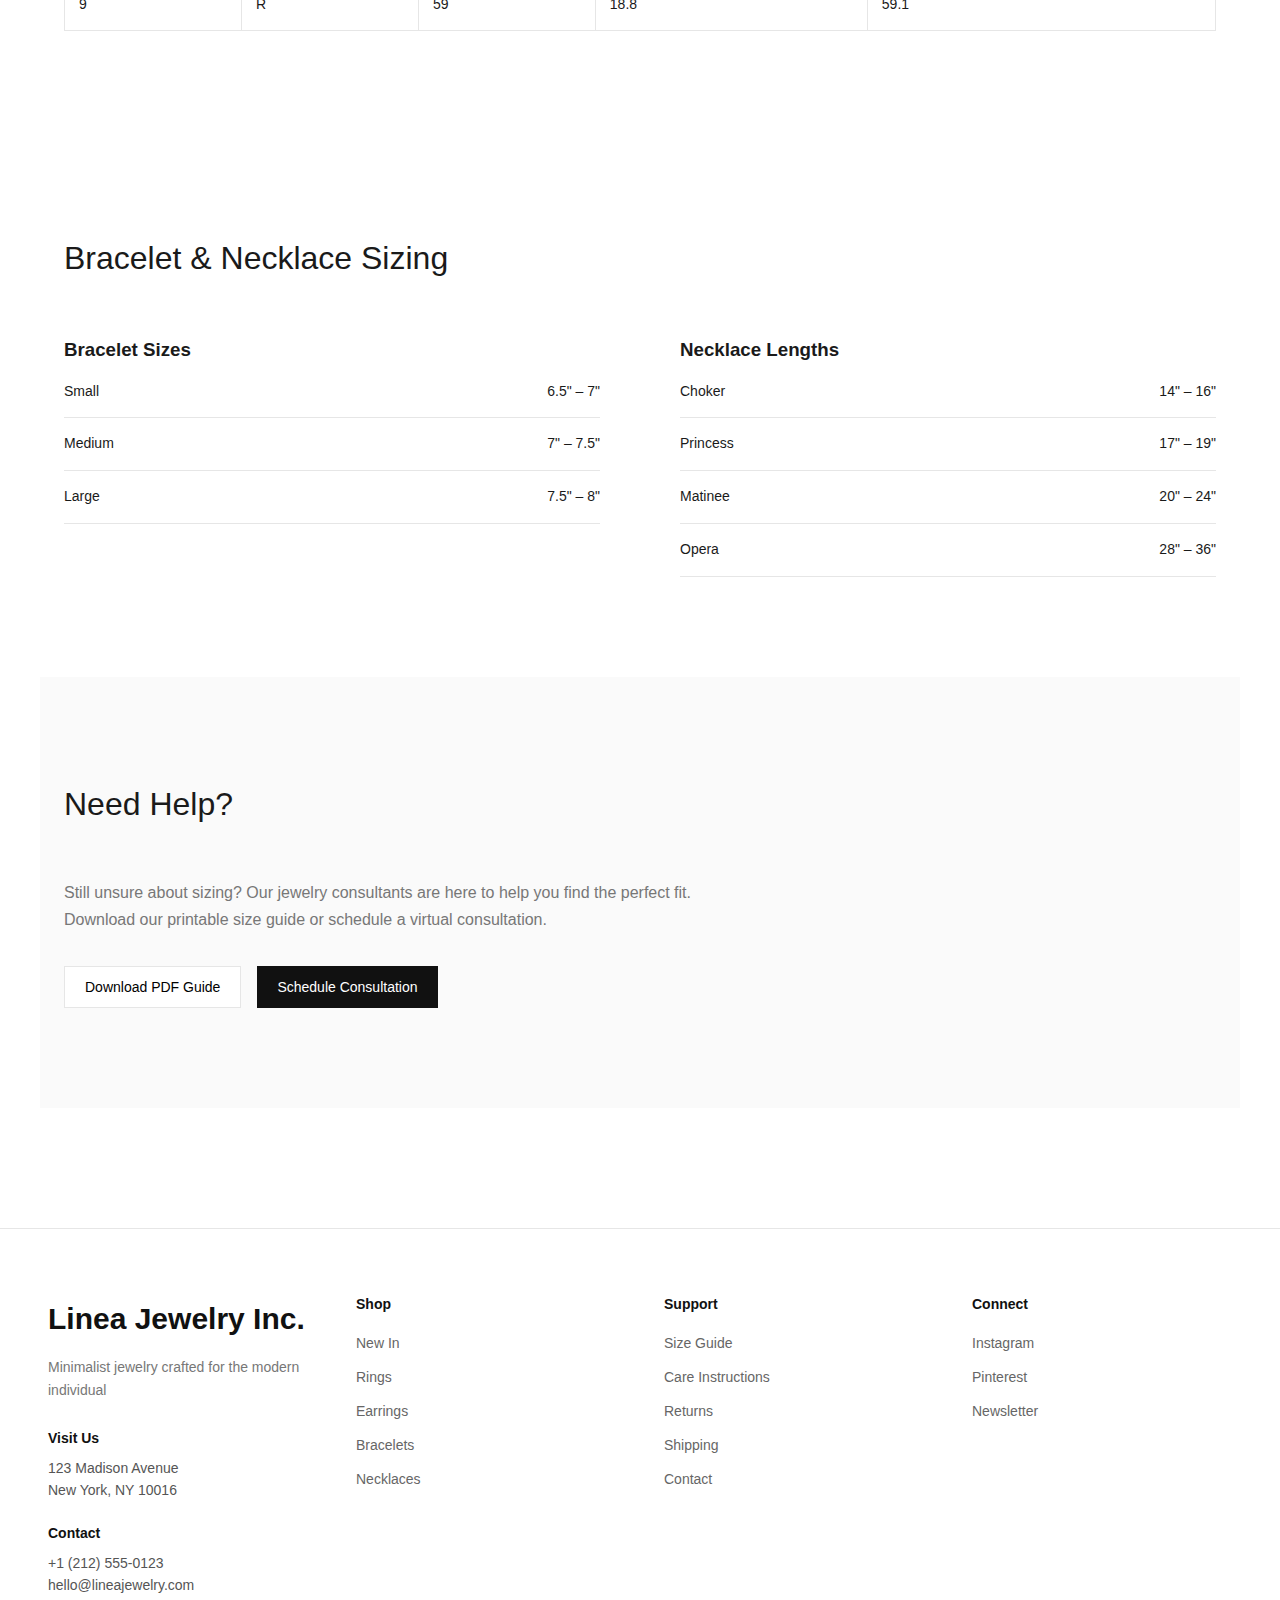
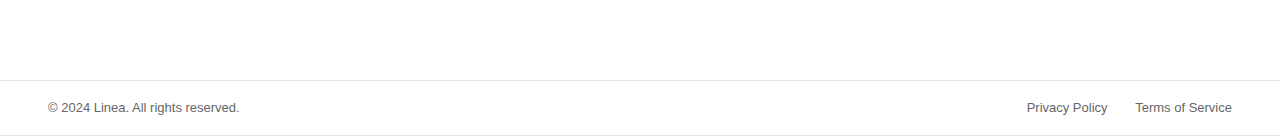
<file: pages/about-size-guide.html>
<!DOCTYPE html>
<html lang="en">
<head>
<meta charset="UTF-8">
<meta name="viewport" content="width=device-width, initial-scale=1.0">
<title>Size Guide – Linea</title>

<style>
:root {
  --text-main: #1a1a1a;
  --text-muted: #777;
  --border: #e6e6e6;
  --max-width: 1200px;
}

* {
  box-sizing: border-box;
  margin: 0;
  padding: 0;
}

body {
  font-family: -apple-system, BlinkMacSystemFont, "Segoe UI", Roboto, sans-serif;
  color: var(--text-main);
  background: #fff;
  line-height: 1.7;
}

/* ================= NAVBAR ================= */
.navbar {
  background: #ffffff;
  border-bottom: 1px solid var(--border);
  position: sticky;
  top: 0;
  z-index: 100;
}

.navbar-container {
  max-width: var(--max-width);
  margin: 0 auto;
  padding: 0 32px;
  height: 72px;
  display: flex;
  align-items: center;
  justify-content: space-between;
}

.navbar-logo {
  font-size: 24px;
  font-weight: 500;
  letter-spacing: 0.08em;
}

.navbar-menu {
  display: flex;
  gap: 40px;
}

.nav-dropdown {
  position: relative;
}

.dropdown-toggle {
  font-size: 14px;
  text-transform: uppercase;
  letter-spacing: 0.05em;
  color: #222;
  text-decoration: none;
  padding: 8px 0;
}

.dropdown-menu {
  position: absolute;
  top: 100%;
  left: 0;
  min-width: 220px;
  background: #fff;
  border: 1px solid var(--border);
  padding: 12px 0;
  opacity: 0;
  visibility: hidden;
  transform: translateY(10px);
  transition: all 0.25s ease;
}

.nav-dropdown:hover .dropdown-menu {
  opacity: 1;
  visibility: visible;
  transform: translateY(0);
}

.dropdown-item {
  display: block;
  padding: 10px 24px;
  font-size: 14px;
  color: #555;
  text-decoration: none;
}

.dropdown-item:hover {
  background: #f7f7f7;
  color: #000;
}

/* ================= HERO ================= */
.page-hero {
  max-width: var(--max-width);
  margin: 0 auto;
  padding: 120px 24px 80px;
}

.page-hero h1 {
  font-size: 48px;
  font-weight: 400;
  margin-bottom: 16px;
}

.page-hero p {
  font-size: 18px;
  color: var(--text-muted);
}

.divider {
  border: none;
  border-top: 1px solid var(--border);
  margin-top: 64px;
}

/* ================= SECTION ================= */
.section {
  max-width: var(--max-width);
  margin: 0 auto;
  padding: 100px 24px;
}

.section h2 {
  font-size: 32px;
  font-weight: 400;
  margin-bottom: 48px;
}

/* ================= RING METHODS ================= */
.methods {
  background: #fafafa;
  padding: 64px;
}

.methods h3 {
  font-size: 20px;
  margin-bottom: 24px;
}

.methods-grid {
  display: grid;
  grid-template-columns: 1fr 1fr;
  gap: 80px;
}

.method h4 {
  font-size: 16px;
  margin-bottom: 16px;
}

.method ol {
  padding-left: 20px;
  color: var(--text-muted);
}

.method li {
  margin-bottom: 8px;
}

/* ================= TABLE ================= */
.table-wrapper {
  margin-top: 64px;
  overflow-x: auto;
}

table {
  width: 100%;
  border-collapse: collapse;
  font-size: 14px;
}

th, td {
  padding: 14px;
  border: 1px solid var(--border);
  text-align: left;
}

th {
  font-weight: 500;
  background: #fafafa;
}

/* ================= BRACELET & NECKLACE ================= */
.two-col {
  display: grid;
  grid-template-columns: 1fr 1fr;
  gap: 80px;
}

.list-row {
  display: flex;
  justify-content: space-between;
  padding: 14px 0;
  border-bottom: 1px solid var(--border);
  font-size: 14px;
}

/* ================= HELP ================= */
.help {
  background: #fafafa;
}

.help p {
  max-width: 700px;
  color: var(--text-muted);
  margin-bottom: 32px;
}

.help-buttons {
  display: flex;
  gap: 16px;
}

.btn-outline {
  padding: 12px 20px;
  border: 1px solid var(--border);
  background: #fff;
  font-size: 14px;
  cursor: pointer;
}

.btn-solid {
  padding: 12px 20px;
  background: #111;
  color: #fff;
  border: none;
  font-size: 14px;
  cursor: pointer;
}

/* ================= RESPONSIVE ================= */
@media (max-width: 1024px) {
  .methods-grid,
  .two-col {
    grid-template-columns: 1fr;
  }
}

@media (max-width: 640px) {
  .page-hero h1 {
    font-size: 34px;
  }

  .section {
    padding: 72px 20px;
  }

  .methods {
    padding: 32px;
  }

  .help-buttons {
    flex-direction: column;
    align-items: flex-start;
  }
}
.footer {
  border-top: 1px solid #e6e6e6;
  margin-top: 120px;
  font-family: -apple-system, BlinkMacSystemFont, "Segoe UI", Roboto, sans-serif;
}

/* TOP AREA */
.footer-top {
  padding: 64px 48px;
}

.footer-grid {
  display: grid;
  grid-template-columns: 1fr 1fr 1fr 1fr;
  gap: 48px;
}

/* BRAND COLUMN */
.footer-brand h3 {
  font-size: 30px;
  margin-bottom: 12px;
  color: #111;
}

.tagline {
  font-size: 14px;
  color: #777;
  margin-bottom: 24px;
}

.footer-block {
  margin-bottom: 20px;
}

.footer-block strong {
  font-size: 14px;
  display: block;
  margin-bottom: 6px;
  color: #111;
}

.footer-block p {
  font-size: 14px;
  color: #555;
  line-height: 1.6;
}

/* LINKS */
.footer-links h4 {
  font-size: 14px;
  margin-bottom: 16px;
  color: #111;
}

.footer-links a {
  display: block;
  font-size: 14px;
  color: #666;
  text-decoration: none;
  margin-bottom: 10px;
}

.footer-links a:hover {
  color: #000;
}

/* BOTTOM BAR */
.footer-bottom {
  border-top: 1px solid #e6e6e6;
  padding: 16px 48px;
  display: flex;
  justify-content: space-between;
  align-items: center;
  font-size: 13px;
  color: #666;
  border-bottom: 1px solid #e6e6e6;
}

.footer-legal a {
  margin-left: 24px;
  color: #666;
  text-decoration: none;
}

.footer-legal a:hover {
  color: #000;
}

/* RESPONSIVE */
@media (max-width: 1024px) {
  .footer-grid {
    grid-template-columns: 1fr 1fr;
    gap: 40px;
  }
}

@media (max-width: 640px) {
  .footer-top {
    padding: 48px 20px;
  }

  .footer-bottom {
    flex-direction: column;
    gap: 12px;
    padding: 16px 20px;
  }

  .footer-legal a {
    margin-left: 16px;
  }
}
</style>
</head>

<body>

<!-- NAVBAR -->
<nav class="navbar">
  <div class="navbar-container">
    <div class="navbar-logo">
      <a href="../index.html" style="text-decoration:none;color:inherit;">LINEA</a>
    </div>

    <div class="navbar-menu">
      <div class="nav-dropdown">
        <a href="../pages/shop.html" class="dropdown-toggle">Shop</a>
        <div class="dropdown-menu">
          <a class="dropdown-item" href="#">Rings</a>
          <a class="dropdown-item" href="#">Necklaces</a>
          <a class="dropdown-item" href="#">Earrings</a>
          <a class="dropdown-item" href="#">Bracelets</a>
        </div>
      </div>

      <div class="nav-dropdown">
        <a href="#" class="dropdown-toggle">New In</a>
        <div class="dropdown-menu">
            <a href="new-in.html?filter=this-weeks-arrivals" class="dropdown-item">This Week's Arrivals</a>
            <a href="new-in.html?filter=spring-collection" class="dropdown-item">Spring Collection</a>
            <a href="new-in.html?filter=featured-designers" class="dropdown-item">Featured Designers</a>
            <a href="new-in.html?filter=limited-edition" class="dropdown-item">Limited Edition</a>
            <a href="new-in.html?filter=pre-orders" class="dropdown-item">Pre-Orders</a>

        </div>
      </div>

      <div class="nav-dropdown">
        <a href="#" class="dropdown-toggle">About</a>
        <div class="dropdown-menu">
          <a class="dropdown-item" href="about-story.html">Our Story</a>
          <a class="dropdown-item" href="about-sustainability.html">Sustainability</a>
          <a class="dropdown-item" href="about-size-guide.html">Size Guide</a>
          <a class="dropdown-item" href="about-customer-care.html">Customer Care</a>

        </div>
      </div>
    </div>
  </div>
</nav>
<!-- HERO -->
<section class="page-hero">
  <h1>Size Guide</h1>
  <p>Find your perfect fit with our comprehensive sizing guide</p>
  <hr class="divider">
</section>

<!-- RING SIZING -->
<section class="section">
  <h2>Ring Sizing</h2>

  <div class="methods">
    <h3>How to Measure Your Ring Size</h3>

    <div class="methods-grid">
      <div class="method">
        <h4>Method 1: Using a Ring You Own</h4>
        <ol>
          <li>Take a ring that fits comfortably on your desired finger</li>
          <li>Place it on a ruler and measure the inner diameter in millimeters</li>
          <li>Use our size chart below to find your size</li>
        </ol>
      </div>

      <div class="method">
        <h4>Method 2: Using String or Paper</h4>
        <ol>
          <li>Wrap string or paper around your finger where the ring will sit</li>
          <li>Mark where the material overlaps</li>
          <li>Measure the length in millimeters</li>
          <li>Divide by 3.14 to get the diameter</li>
        </ol>
      </div>
    </div>
  </div>

  <!-- TABLE -->
  <div class="table-wrapper">
    <table>
      <thead>
        <tr>
          <th>US Size</th>
          <th>UK Size</th>
          <th>EU Size</th>
          <th>Diameter (mm)</th>
          <th>Circumference (mm)</th>
        </tr>
      </thead>
      <tbody>
        <tr><td>5</td><td>J</td><td>49</td><td>15.6</td><td>49.0</td></tr>
        <tr><td>5.5</td><td>K</td><td>50</td><td>16.0</td><td>50.2</td></tr>
        <tr><td>6</td><td>L</td><td>51</td><td>16.4</td><td>51.5</td></tr>
        <tr><td>6.5</td><td>M</td><td>52</td><td>16.8</td><td>52.8</td></tr>
        <tr><td>7</td><td>N</td><td>54</td><td>17.2</td><td>54.0</td></tr>
        <tr><td>7.5</td><td>O</td><td>55</td><td>17.6</td><td>55.3</td></tr>
        <tr><td>8</td><td>P</td><td>56</td><td>18.0</td><td>56.5</td></tr>
        <tr><td>8.5</td><td>Q</td><td>57</td><td>18.4</td><td>57.8</td></tr>
        <tr><td>9</td><td>R</td><td>59</td><td>18.8</td><td>59.1</td></tr>
      </tbody>
    </table>
  </div>
</section>

<!-- BRACELET & NECKLACE -->
<section class="section">
  <h2>Bracelet & Necklace Sizing</h2>

  <div class="two-col">
    <div>
      <h3>Bracelet Sizes</h3>
      <div class="list-row"><span>Small</span><span>6.5" – 7"</span></div>
      <div class="list-row"><span>Medium</span><span>7" – 7.5"</span></div>
      <div class="list-row"><span>Large</span><span>7.5" – 8"</span></div>
    </div>

    <div>
      <h3>Necklace Lengths</h3>
      <div class="list-row"><span>Choker</span><span>14" – 16"</span></div>
      <div class="list-row"><span>Princess</span><span>17" – 19"</span></div>
      <div class="list-row"><span>Matinee</span><span>20" – 24"</span></div>
      <div class="list-row"><span>Opera</span><span>28" – 36"</span></div>
    </div>
  </div>
</section>

<!-- HELP -->
<section class="section help">
  <h2>Need Help?</h2>
  <p>
    Still unsure about sizing? Our jewelry consultants are here to help you
    find the perfect fit. Download our printable size guide or schedule a
    virtual consultation.
  </p>

  <div class="help-buttons">
    <button class="btn-outline">Download PDF Guide</button>
    <button class="btn-solid">Schedule Consultation</button>
  </div>
</section>

<footer class="footer">

  <div class="footer-top">
    <div class="footer-grid">

      <!-- BRAND -->
      <div class="footer-brand">
        <h3>Linea Jewelry Inc.</h3>
        <p class="tagline">
          Minimalist jewelry crafted for the modern individual
        </p>

        <div class="footer-block">
          <strong>Visit Us</strong>
          <p>
            123 Madison Avenue<br>
            New York, NY 10016
          </p>
        </div>

        <div class="footer-block">
          <strong>Contact</strong>
          <p>
            +1 (212) 555-0123<br>
            hello@lineajewelry.com
          </p>
        </div>
      </div>

      <!-- SHOP -->
      <div class="footer-links">
        <h4>Shop</h4>
        <a href="#">New In</a>
        <a href="#">Rings</a>
        <a href="#">Earrings</a>
        <a href="#">Bracelets</a>
        <a href="#">Necklaces</a>
      </div>

      <!-- SUPPORT -->
      <div class="footer-links">
        <h4>Support</h4>
        <a href="#">Size Guide</a>
        <a href="#">Care Instructions</a>
        <a href="#">Returns</a>
        <a href="#">Shipping</a>
        <a href="#">Contact</a>
      </div>

      <!-- CONNECT -->
      <div class="footer-links">
        <h4>Connect</h4>
        <a href="#">Instagram</a>
        <a href="#">Pinterest</a>
        <a href="#">Newsletter</a>
      </div>

    </div>
  </div>

  <!-- BOTTOM BAR -->
  <div class="footer-bottom">
    <p>© 2024 Linea. All rights reserved.</p>

    <div class="footer-legal">
      <a href="#">Privacy Policy</a>
      <a href="#">Terms of Service</a>
    </div>
  </div>

</footer>

</body>
</html>
</file>
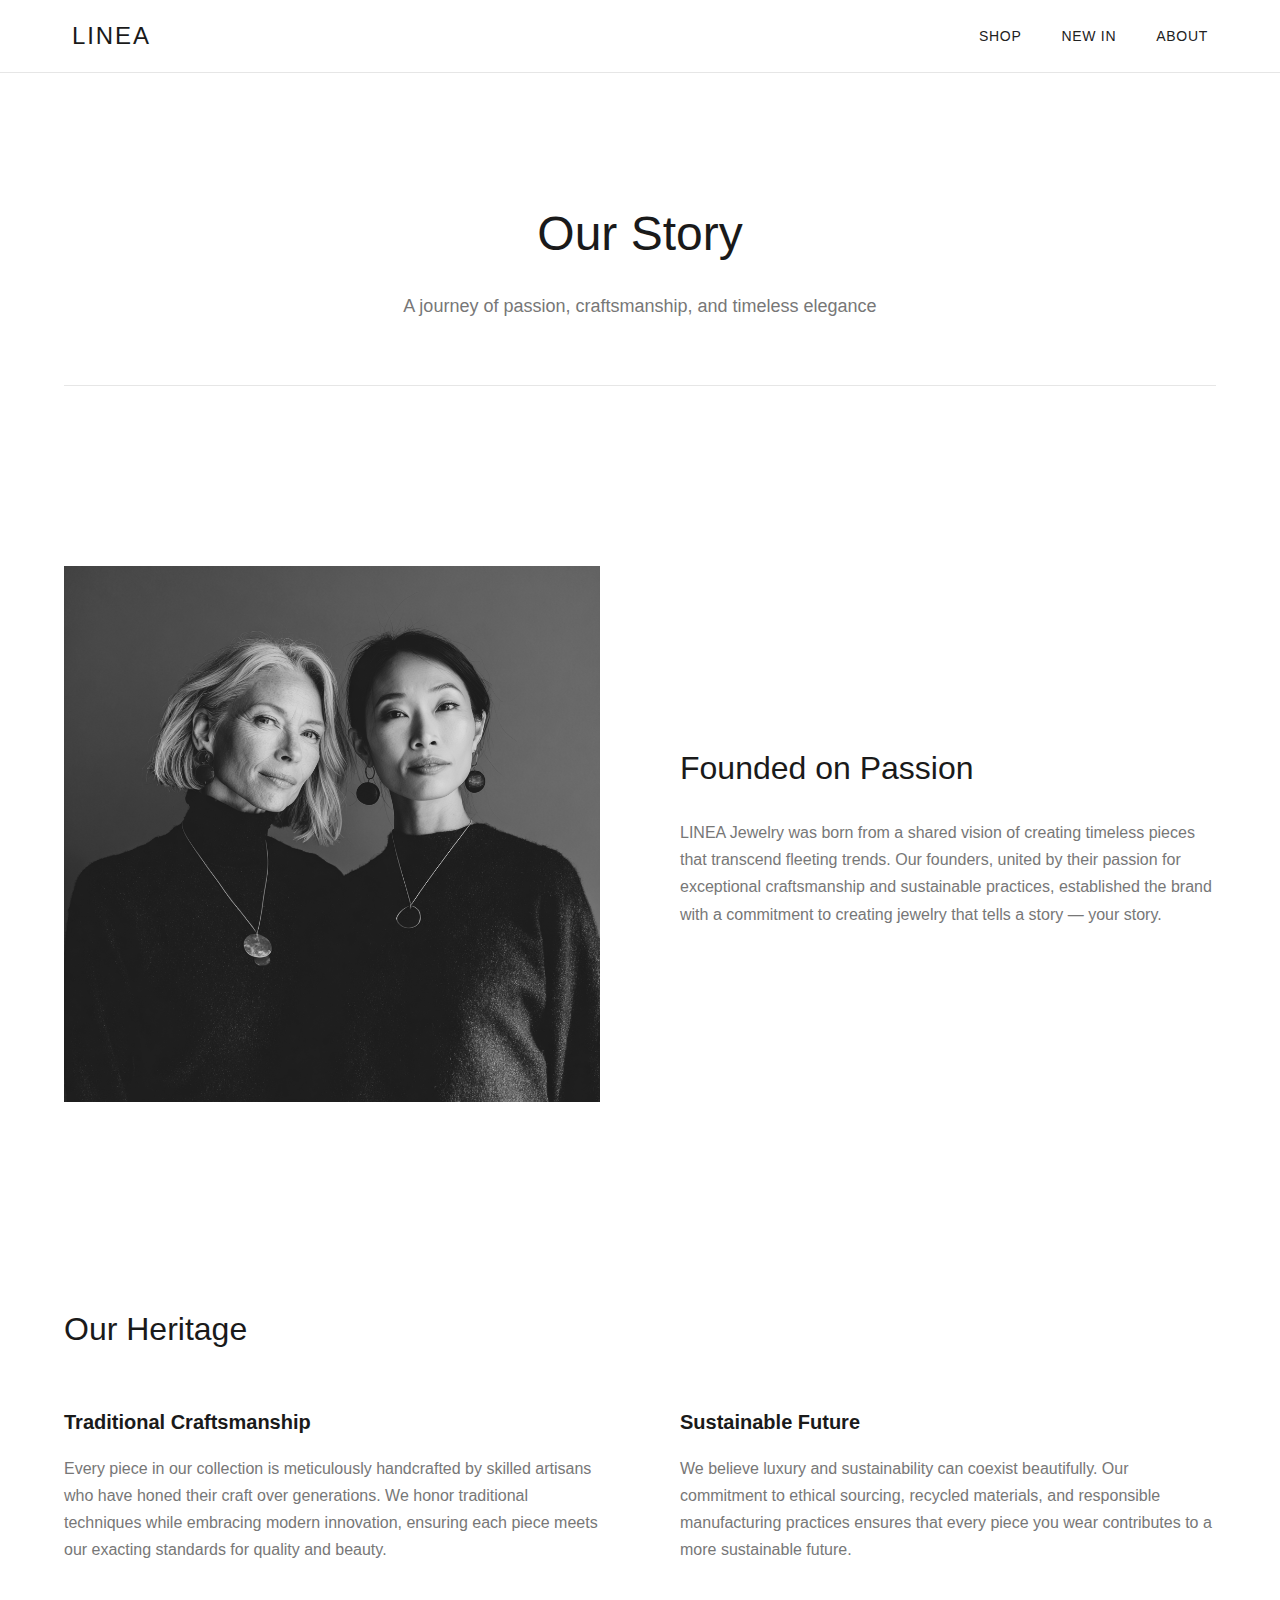
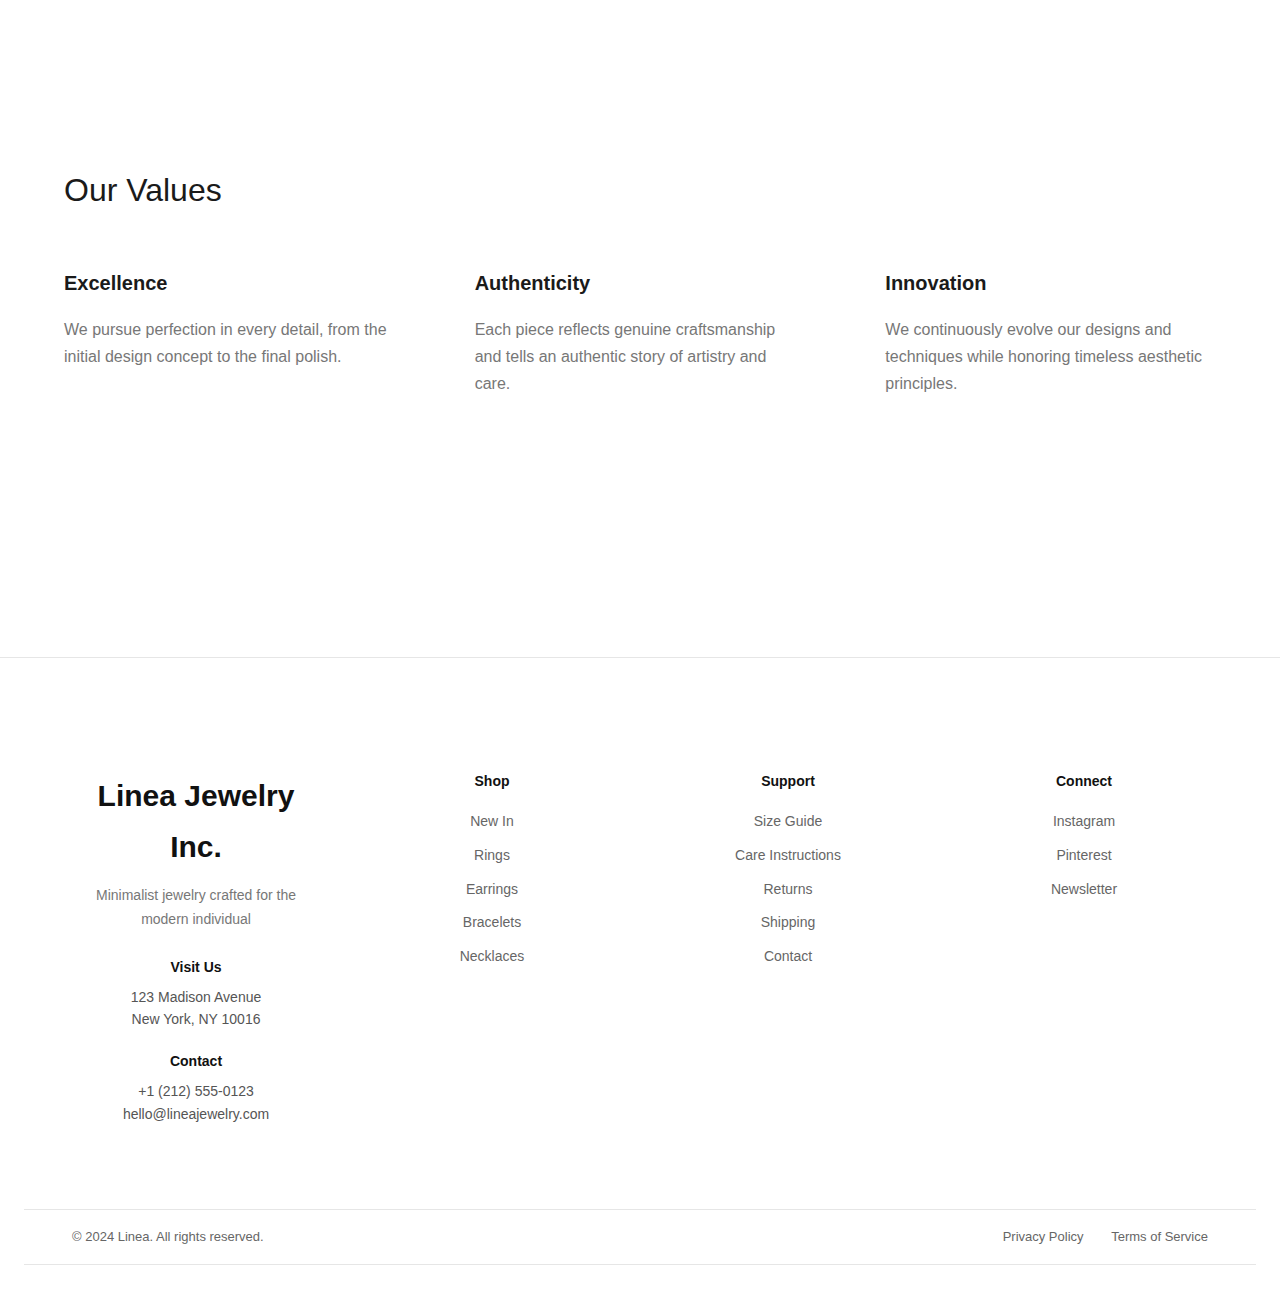
<file: pages/about-story.html>
<!DOCTYPE html>
<html lang="en">
<head>
<meta charset="UTF-8">
<meta name="viewport" content="width=device-width, initial-scale=1.0">
<title>Our Story – Linea</title>

<style>
:root {
  --text-main: #1a1a1a;
  --text-muted: #777;
  --border: #e6e6e6;
  --max-width: 1200px;
}

* {
  box-sizing: border-box;
  margin: 0;
  padding: 0;
}

body {
  font-family: -apple-system, BlinkMacSystemFont, "Segoe UI", Roboto, sans-serif;
  color: var(--text-main);
  background: #fff;
  line-height: 1.7;
}

/* ================= NAVBAR ================= */
.navbar {
  background: #ffffff;
  border-bottom: 1px solid #e6e6e6;
  position: sticky;
  top: 0;
  z-index: 100;
}

.navbar-container {
  max-width: 1200px;
  margin: 0 auto;
  padding: 0 32px;
  height: 72px;
  display: flex;
  align-items: center;
  justify-content: space-between;
}

.navbar-logo {
  font-size: 24px;
  font-weight: 500;
  letter-spacing: 0.08em;
}

.navbar-menu {
  display: flex;
  gap: 40px;
}

.nav-dropdown {
  position: relative;
}

.dropdown-toggle {
  font-size: 14px;
  text-transform: uppercase;
  letter-spacing: 0.05em;
  color: #222;
  text-decoration: none;
  padding: 8px 0;
}

.dropdown-menu {
  position: absolute;
  top: 100%;
  left: 0;
  min-width: 220px;
  background: #fff;
  border: 1px solid #e6e6e6;
  padding: 12px 0;
  opacity: 0;
  visibility: hidden;
  transform: translateY(10px);
  transition: all 0.25s ease;
  z-index: 999;
}

.nav-dropdown:hover .dropdown-menu {
  opacity: 1;
  visibility: visible;
  transform: translateY(0);
}

.dropdown-item {
  display: block;
  padding: 10px 24px;
  font-size: 14px;
  color: #555;
  text-decoration: none;
}

.dropdown-item:hover {
  background: #f7f7f7;
  color: #000;
}

/* ================= HERO ================= */
.story-hero {
  max-width: var(--max-width);
  margin: 0 auto;
  padding: 120px 24px 80px;
  text-align: center;
}

.story-hero h1 {
  font-size: 48px;
  font-weight: 400;
  margin-bottom: 16px;
}

.story-hero p {
  font-size: 18px;
  color: var(--text-muted);
}

.story-divider {
  border: none;
  border-top: 1px solid var(--border);
  margin: 64px auto 0;
}

/* ================= STORY SECTION ================= */
.story-section {
  max-width: var(--max-width);
  margin: 0 auto;
  padding: 100px 24px;
}

.story-grid {
  display: grid;
  grid-template-columns: 1fr 1fr;
  gap: 80px;
  align-items: center;
}

.story-image img {
  width: 100%;
  display: block;
}

.story-text h2 {
  font-size: 32px;
  font-weight: 400;
  margin-bottom: 24px;
}

.story-text p {
  font-size: 16px;
  color: var(--text-muted);
}

/* ================= HERITAGE ================= */
.heritage {
  max-width: var(--max-width);
  margin: 0 auto;
  padding: 100px 24px;
}

.heritage h2 {
  font-size: 32px;
  font-weight: 400;
  margin-bottom: 48px;
}

.heritage-grid {
  display: grid;
  grid-template-columns: 1fr 1fr;
  gap: 80px;
}

.heritage-block h3 {
  font-size: 20px;
  margin-bottom: 16px;
}

.heritage-block p {
  font-size: 16px;
  color: var(--text-muted);
}

/* ================= VALUES ================= */
.values {
  max-width: var(--max-width);
  margin: 0 auto;
  padding: 100px 24px 140px;
}

.values h2 {
  font-size: 32px;
  font-weight: 400;
  margin-bottom: 48px;
}

.values-grid {
  display: grid;
  grid-template-columns: repeat(3, 1fr);
  gap: 80px;
}

.value-item h3 {
  font-size: 20px;
  margin-bottom: 16px;
}

.value-item p {
  font-size: 16px;
  color: var(--text-muted);
}

/* ================= FOOTER ================= */
/* ================= FOOTER ================= */
.footer {
  margin-top: 80px;
  padding: 48px 24px;
  
  color: #fff;
  text-align: center;
}

/* ================= RESPONSIVE ================= */
@media (max-width: 1024px) {
  .collection-image {
    height: 80vh;
  }
}

@media (max-width: 768px) {
  .collections-grid {
    grid-template-columns: 1fr;
    padding: 0 20px;
  }

  .collection-image {
    height: auto;
    aspect-ratio: 4 / 5;
  }

  .collections-thumbnail {
    padding: 0 20px;
  }

  .hero h1 {
    font-size: 32px;
  }
}

.footer {
  border-top: 1px solid #e6e6e6;
  margin-top: 120px;
  font-family: -apple-system, BlinkMacSystemFont, "Segoe UI", Roboto, sans-serif;
}

/* TOP AREA */
.footer-top {
  padding: 64px 48px;
}

.footer-grid {
  display: grid;
  grid-template-columns: 1fr 1fr 1fr 1fr;
  gap: 48px;
}

/* BRAND COLUMN */
.footer-brand h3 {
  font-size: 30px;
  margin-bottom: 12px;
  color: #111;
}

.tagline {
  font-size: 14px;
  color: #777;
  margin-bottom: 24px;
}

.footer-block {
  margin-bottom: 20px;
}

.footer-block strong {
  font-size: 14px;
  display: block;
  margin-bottom: 6px;
  color: #111;
}

.footer-block p {
  font-size: 14px;
  color: #555;
  line-height: 1.6;
}

/* LINKS */
.footer-links h4 {
  font-size: 14px;
  margin-bottom: 16px;
  color: #111;
}

.footer-links a {
  display: block;
  font-size: 14px;
  color: #666;
  text-decoration: none;
  margin-bottom: 10px;
}

.footer-links a:hover {
  color: #000;
}

/* BOTTOM BAR */
.footer-bottom {
  border-top: 1px solid #e6e6e6;
  padding: 16px 48px;
  display: flex;
  justify-content: space-between;
  align-items: center;
  font-size: 13px;
  color: #666;
  border-bottom: 1px solid #e6e6e6;
}

.footer-legal a {
  margin-left: 24px;
  color: #666;
  text-decoration: none;
}

.footer-legal a:hover {
  color: #000;
}

/* RESPONSIVE */
@media (max-width: 1024px) {
  .footer-grid {
    grid-template-columns: 1fr 1fr;
    gap: 40px;
  }
}

@media (max-width: 640px) {
  .footer-top {
    padding: 48px 20px;
  }

  .footer-bottom {
    flex-direction: column;
    gap: 12px;
    padding: 16px 20px;
  }

  .footer-legal a {
    margin-left: 16px;
  }
}
</style>
</head>

<body class="story-page">

<!-- NAVBAR -->
<nav class="navbar">
  <div class="navbar-container">
    <div class="navbar-logo">
      <a href="../index.html" style="text-decoration:none;color:inherit;">LINEA</a>
    </div>

    <div class="navbar-menu">
      <div class="nav-dropdown">
        <a href="../pages/shop.html" class="dropdown-toggle">Shop</a>
        <div class="dropdown-menu">
          <a class="dropdown-item" href="#">Rings</a>
          <a class="dropdown-item" href="#">Necklaces</a>
          <a class="dropdown-item" href="#">Earrings</a>
          <a class="dropdown-item" href="#">Bracelets</a>
        </div>
      </div>

      <div class="nav-dropdown">
        <a href="#" class="dropdown-toggle">New In</a>
        <div class="dropdown-menu">
            <a href="pages/new-in.html?filter=this-weeks-arrivals" class="dropdown-item">This Week's Arrivals</a>
            <a href="pages/new-in.html?filter=spring-collection" class="dropdown-item">Spring Collection</a>
            <a href="pages/new-in.html?filter=featured-designers" class="dropdown-item">Featured Designers</a>
            <a href="pages/new-in.html?filter=limited-edition" class="dropdown-item">Limited Edition</a>
            <a href="pages/new-in.html?filter=pre-orders" class="dropdown-item">Pre-Orders</a>

        </div>
      </div>

      <div class="nav-dropdown">
        <a href="#" class="dropdown-toggle">About</a>
        <div class="dropdown-menu">
          <a class="dropdown-item" href="about-story.html">Our Story</a>
          <a class="dropdown-item" href="about-sustainability.html">Sustainability</a>
          <a class="dropdown-item" href="pages\about-size-guide.html">Size Guide</a>
          <a class="dropdown-item" href="pages\about-customer-care.html">Customer Care</a>

        </div>
      </div>
    </div>
  </div>
</nav>

<!-- HERO -->
<section class="story-hero">
  <h1>Our Story</h1>
  <p>A journey of passion, craftsmanship, and timeless elegance</p>
  <hr class="story-divider">
</section>

<!-- FOUNDED ON PASSION -->
<section class="story-section">
  <div class="story-grid">
    <div class="story-image">
      <img src="../assets/images/founders-ioSVwXFB.png" alt="Linea Founders">
    </div>

    <div class="story-text">
      <h2>Founded on Passion</h2>
      <p>
        LINEA Jewelry was born from a shared vision of creating timeless pieces
        that transcend fleeting trends. Our founders, united by their passion
        for exceptional craftsmanship and sustainable practices, established
        the brand with a commitment to creating jewelry that tells a story —
        your story.
      </p>
    </div>
  </div>
</section>

<!-- HERITAGE -->
<section class="heritage">
  <h2>Our Heritage</h2>

  <div class="heritage-grid">
    <div class="heritage-block">
      <h3>Traditional Craftsmanship</h3>
      <p>
        Every piece in our collection is meticulously handcrafted by skilled
        artisans who have honed their craft over generations. We honor
        traditional techniques while embracing modern innovation, ensuring
        each piece meets our exacting standards for quality and beauty.
      </p>
    </div>

    <div class="heritage-block">
      <h3>Sustainable Future</h3>
      <p>
        We believe luxury and sustainability can coexist beautifully. Our
        commitment to ethical sourcing, recycled materials, and responsible
        manufacturing practices ensures that every piece you wear contributes
        to a more sustainable future.
      </p>
    </div>
  </div>
</section>

<!-- VALUES -->
<section class="values">
  <h2>Our Values</h2>

  <div class="values-grid">
    <div class="value-item">
      <h3>Excellence</h3>
      <p>
        We pursue perfection in every detail, from the initial design concept
        to the final polish.
      </p>
    </div>

    <div class="value-item">
      <h3>Authenticity</h3>
      <p>
        Each piece reflects genuine craftsmanship and tells an authentic story
        of artistry and care.
      </p>
    </div>

    <div class="value-item">
      <h3>Innovation</h3>
      <p>
        We continuously evolve our designs and techniques while honoring
        timeless aesthetic principles.
      </p>
    </div>
  </div>
</section>
<footer class="footer">

  <div class="footer-top">
    <div class="footer-grid">

      <!-- BRAND -->
      <div class="footer-brand">
        <h3>Linea Jewelry Inc.</h3>
        <p class="tagline">
          Minimalist jewelry crafted for the modern individual
        </p>

        <div class="footer-block">
          <strong>Visit Us</strong>
          <p>
            123 Madison Avenue<br>
            New York, NY 10016
          </p>
        </div>

        <div class="footer-block">
          <strong>Contact</strong>
          <p>
            +1 (212) 555-0123<br>
            hello@lineajewelry.com
          </p>
        </div>
      </div>

      <!-- SHOP -->
      <div class="footer-links">
        <h4>Shop</h4>
        <a href="#">New In</a>
        <a href="#">Rings</a>
        <a href="#">Earrings</a>
        <a href="#">Bracelets</a>
        <a href="#">Necklaces</a>
      </div>

      <!-- SUPPORT -->
      <div class="footer-links">
        <h4>Support</h4>
        <a href="#">Size Guide</a>
        <a href="#">Care Instructions</a>
        <a href="#">Returns</a>
        <a href="#">Shipping</a>
        <a href="#">Contact</a>
      </div>

      <!-- CONNECT -->
      <div class="footer-links">
        <h4>Connect</h4>
        <a href="#">Instagram</a>
        <a href="#">Pinterest</a>
        <a href="#">Newsletter</a>
      </div>

    </div>
  </div>

  <!-- BOTTOM BAR -->
  <div class="footer-bottom">
    <p>© 2024 Linea. All rights reserved.</p>

    <div class="footer-legal">
      <a href="#">Privacy Policy</a>
      <a href="#">Terms of Service</a>
    </div>
  </div>

</footer>

</body>
</html>
</file>
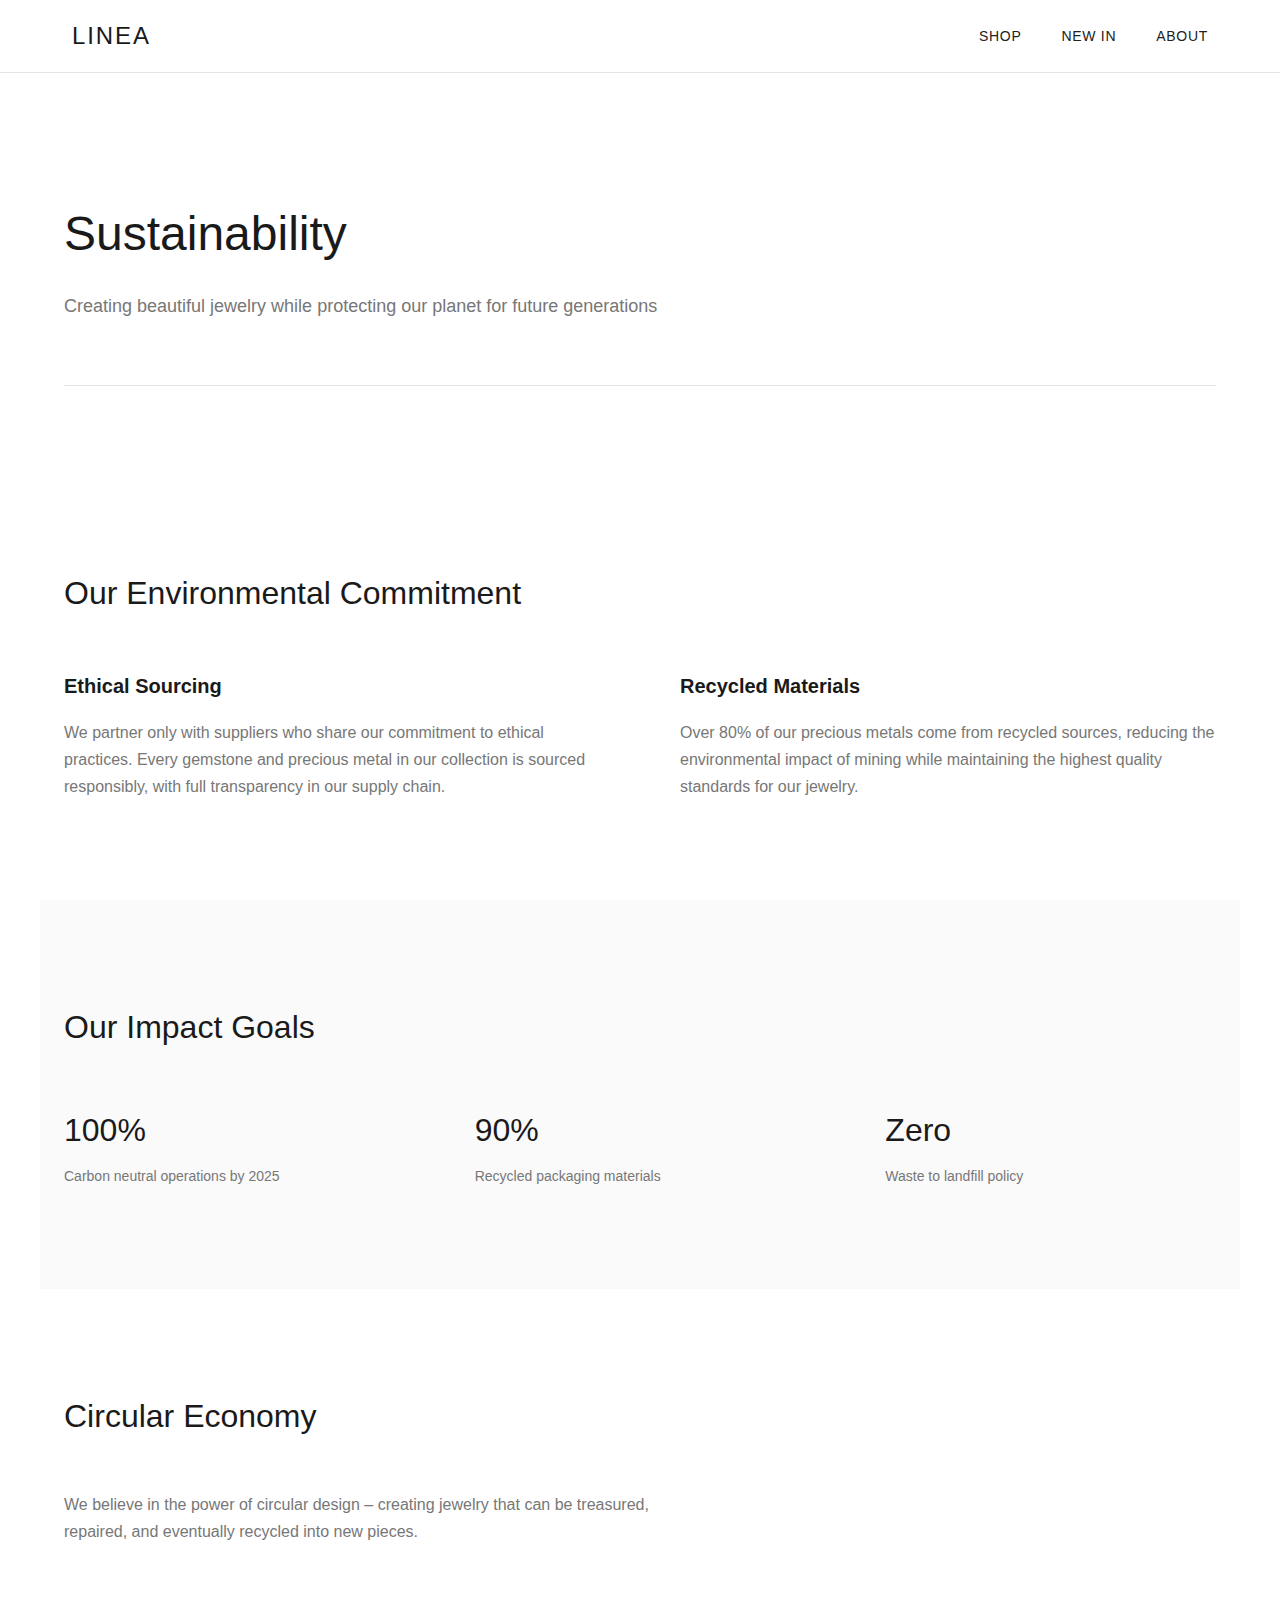
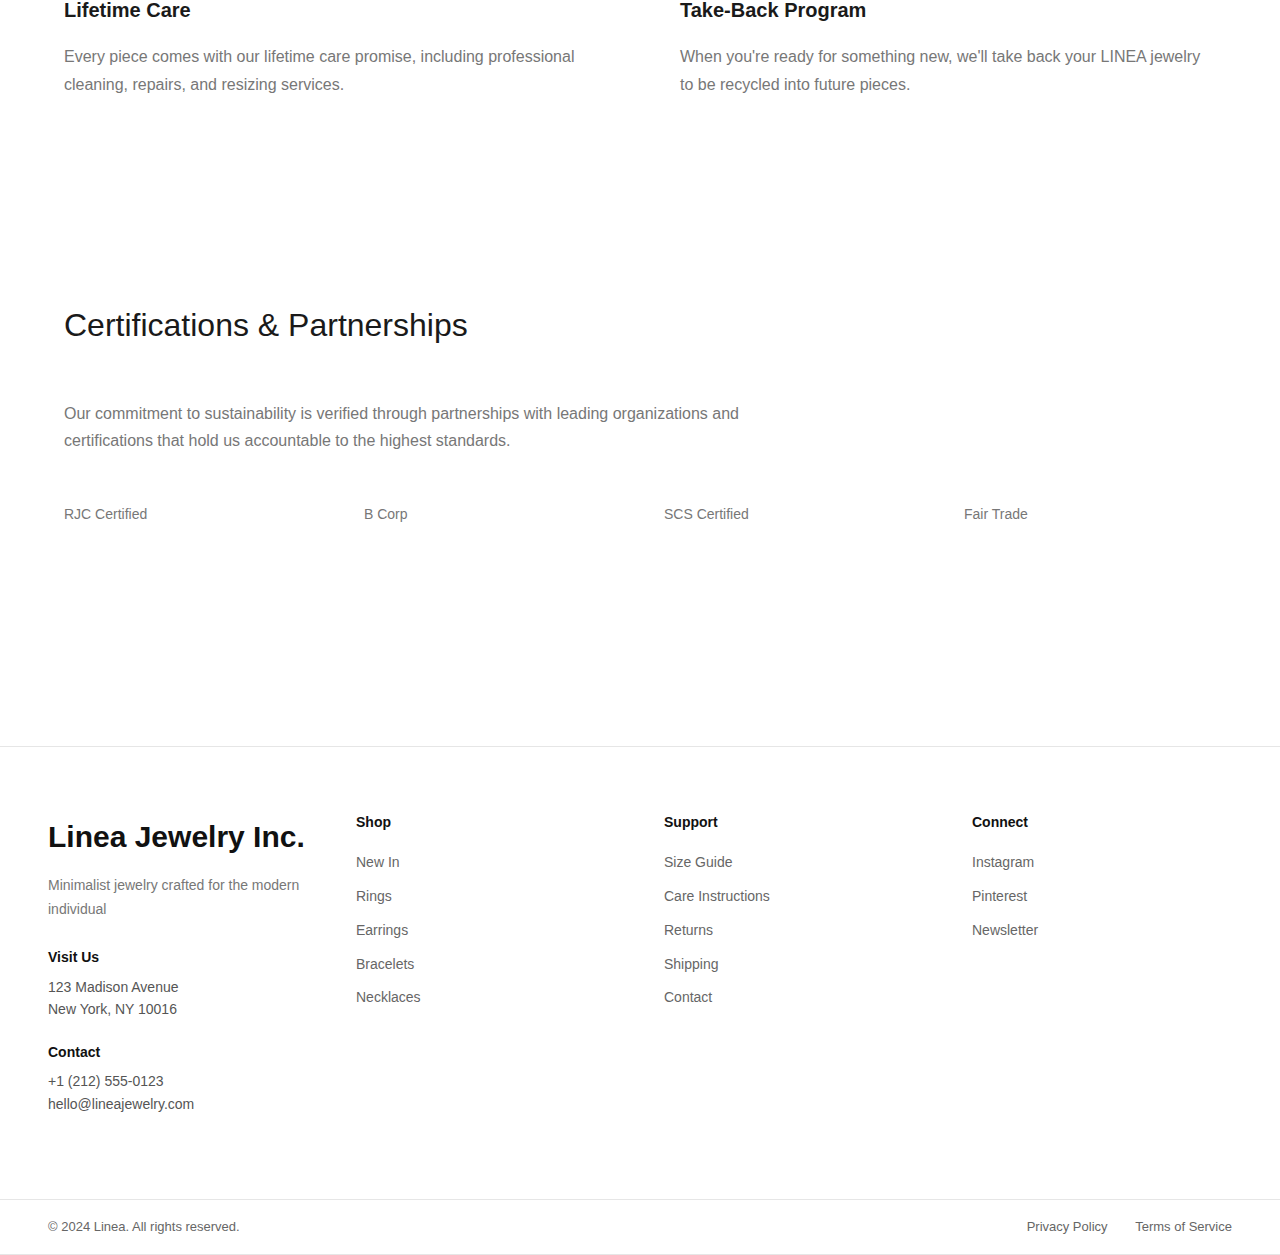
<file: pages/about-sustainability.html>
<!DOCTYPE html>
<html lang="en">
<head>
<meta charset="UTF-8">
<meta name="viewport" content="width=device-width, initial-scale=1.0">
<title>Sustainability – Linea</title>

<style>
:root {
  --text-main: #1a1a1a;
  --text-muted: #777;
  --border: #e6e6e6;
  --max-width: 1200px;
}

* {
  box-sizing: border-box;
  margin: 0;
  padding: 0;
}

body {
  font-family: -apple-system, BlinkMacSystemFont, "Segoe UI", Roboto, sans-serif;
  color: var(--text-main);
  background: #fff;
  line-height: 1.7;
}

/* ================= NAVBAR ================= */
.navbar {
  background: #ffffff;
  border-bottom: 1px solid var(--border);
  position: sticky;
  top: 0;
  z-index: 100;
}

.navbar-container {
  max-width: var(--max-width);
  margin: 0 auto;
  padding: 0 32px;
  height: 72px;
  display: flex;
  align-items: center;
  justify-content: space-between;
}

.navbar-logo {
  font-size: 24px;
  font-weight: 500;
  letter-spacing: 0.08em;
}

.navbar-menu {
  display: flex;
  gap: 40px;
}

.nav-dropdown {
  position: relative;
}

.dropdown-toggle {
  font-size: 14px;
  text-transform: uppercase;
  letter-spacing: 0.05em;
  color: #222;
  text-decoration: none;
  padding: 8px 0;
}

.dropdown-menu {
  position: absolute;
  top: 100%;
  left: 0;
  min-width: 220px;
  background: #fff;
  border: 1px solid var(--border);
  padding: 12px 0;
  opacity: 0;
  visibility: hidden;
  transform: translateY(10px);
  transition: all 0.25s ease;
}

.nav-dropdown:hover .dropdown-menu {
  opacity: 1;
  visibility: visible;
  transform: translateY(0);
}

.dropdown-item {
  display: block;
  padding: 10px 24px;
  font-size: 14px;
  color: #555;
  text-decoration: none;
}

.dropdown-item:hover {
  background: #f7f7f7;
  color: #000;
}

/* ================= HERO ================= */
.page-hero {
  max-width: var(--max-width);
  margin: 0 auto;
  padding: 120px 24px 80px;
}

.page-hero h1 {
  font-size: 48px;
  font-weight: 400;
  margin-bottom: 16px;
}

.page-hero p {
  font-size: 18px;
  color: var(--text-muted);
}

.divider {
  border: none;
  border-top: 1px solid var(--border);
  margin-top: 64px;
}

/* ================= SECTION ================= */
.section {
  max-width: var(--max-width);
  margin: 0 auto;
  padding: 100px 24px;
}

.section h2 {
  font-size: 32px;
  font-weight: 400;
  margin-bottom: 48px;
}

/* ================= TWO COLUMN ================= */
.two-col {
  display: grid;
  grid-template-columns: 1fr 1fr;
  gap: 80px;
}

.block h3 {
  font-size: 20px;
  margin-bottom: 16px;
}

.block p {
  font-size: 16px;
  color: var(--text-muted);
}

/* ================= IMPACT GOALS ================= */
.impact {
  background: #fafafa;
}

.impact-grid {
  display: grid;
  grid-template-columns: repeat(3, 1fr);
  gap: 80px;
}

.impact-item h3 {
  font-size: 32px;
  font-weight: 400;
  margin-bottom: 8px;
}

.impact-item p {
  font-size: 14px;
  color: var(--text-muted);
}

/* ================= CERTIFICATIONS ================= */
.cert-grid {
  display: grid;
  grid-template-columns: repeat(4, 1fr);
  gap: 48px;
  margin-top: 48px;
}

.cert {
  font-size: 14px;
  color: var(--text-muted);
}

/* ================= RESPONSIVE ================= */
@media (max-width: 1024px) {
  .two-col,
  .impact-grid,
  .cert-grid {
    grid-template-columns: 1fr;
  }
}

@media (max-width: 640px) {
  .page-hero h1 {
    font-size: 34px;
  }

  .section {
    padding: 72px 20px;
  }
}
.footer {
  border-top: 1px solid #e6e6e6;
  margin-top: 120px;
  font-family: -apple-system, BlinkMacSystemFont, "Segoe UI", Roboto, sans-serif;
}

/* TOP AREA */
.footer-top {
  padding: 64px 48px;
}

.footer-grid {
  display: grid;
  grid-template-columns: 1fr 1fr 1fr 1fr;
  gap: 48px;
}

/* BRAND COLUMN */
.footer-brand h3 {
  font-size: 30px;
  margin-bottom: 12px;
  color: #111;
}

.tagline {
  font-size: 14px;
  color: #777;
  margin-bottom: 24px;
}

.footer-block {
  margin-bottom: 20px;
}

.footer-block strong {
  font-size: 14px;
  display: block;
  margin-bottom: 6px;
  color: #111;
}

.footer-block p {
  font-size: 14px;
  color: #555;
  line-height: 1.6;
}

/* LINKS */
.footer-links h4 {
  font-size: 14px;
  margin-bottom: 16px;
  color: #111;
}

.footer-links a {
  display: block;
  font-size: 14px;
  color: #666;
  text-decoration: none;
  margin-bottom: 10px;
}

.footer-links a:hover {
  color: #000;
}

/* BOTTOM BAR */
.footer-bottom {
  border-top: 1px solid #e6e6e6;
  padding: 16px 48px;
  display: flex;
  justify-content: space-between;
  align-items: center;
  font-size: 13px;
  color: #666;
  border-bottom: 1px solid #e6e6e6;
}

.footer-legal a {
  margin-left: 24px;
  color: #666;
  text-decoration: none;
}

.footer-legal a:hover {
  color: #000;
}

/* RESPONSIVE */
@media (max-width: 1024px) {
  .footer-grid {
    grid-template-columns: 1fr 1fr;
    gap: 40px;
  }
}

@media (max-width: 640px) {
  .footer-top {
    padding: 48px 20px;
  }

  .footer-bottom {
    flex-direction: column;
    gap: 12px;
    padding: 16px 20px;
  }

  .footer-legal a {
    margin-left: 16px;
  }
}
</style>
</head>

<body>

<!-- NAVBAR -->
<nav class="navbar">
  <div class="navbar-container">
    <div class="navbar-logo">
      <a href="../index.html" style="text-decoration:none;color:inherit;">LINEA</a>
    </div>

    <div class="navbar-menu">
      <div class="nav-dropdown">
        <a href="../pages/shop.html" class="dropdown-toggle">Shop</a>
        <div class="dropdown-menu">
          <a class="dropdown-item" href="#">Rings</a>
          <a class="dropdown-item" href="#">Necklaces</a>
          <a class="dropdown-item" href="#">Earrings</a>
          <a class="dropdown-item" href="#">Bracelets</a>
        </div>
      </div>

      <div class="nav-dropdown">
        <a href="#" class="dropdown-toggle">New In</a>
        <div class="dropdown-menu">
            <a href="new-in.html?filter=this-weeks-arrivals" class="dropdown-item">This Week's Arrivals</a>
            <a href="new-in.html?filter=spring-collection" class="dropdown-item">Spring Collection</a>
            <a href="new-in.html?filter=featured-designers" class="dropdown-item">Featured Designers</a>
            <a href="new-in.html?filter=limited-edition" class="dropdown-item">Limited Edition</a>
            <a href="new-in.html?filter=pre-orders" class="dropdown-item">Pre-Orders</a>

        </div>
      </div>

      <div class="nav-dropdown">
        <a href="#" class="dropdown-toggle">About</a>
        <div class="dropdown-menu">
          <a class="dropdown-item" href="about-story.html">Our Story</a>
          <a class="dropdown-item" href="about-sustainability.html">Sustainability</a>
          <a class="dropdown-item" href="about-size-guide.html">Size Guide</a>
          <a class="dropdown-item" href="about-customer-care.html">Customer Care</a>

        </div>
      </div>
    </div>
  </div>
</nav>

<!-- HERO -->
<section class="page-hero">
  <h1>Sustainability</h1>
  <p>Creating beautiful jewelry while protecting our planet for future generations</p>
  <hr class="divider">
</section>

<!-- ENVIRONMENTAL COMMITMENT -->
<section class="section">
  <h2>Our Environmental Commitment</h2>

  <div class="two-col">
    <div class="block">
      <h3>Ethical Sourcing</h3>
      <p>
        We partner only with suppliers who share our commitment to ethical
        practices. Every gemstone and precious metal in our collection is
        sourced responsibly, with full transparency in our supply chain.
      </p>
    </div>

    <div class="block">
      <h3>Recycled Materials</h3>
      <p>
        Over 80% of our precious metals come from recycled sources, reducing
        the environmental impact of mining while maintaining the highest
        quality standards for our jewelry.
      </p>
    </div>
  </div>
</section>

<!-- IMPACT GOALS -->
<section class="section impact">
  <h2>Our Impact Goals</h2>

  <div class="impact-grid">
    <div class="impact-item">
      <h3>100%</h3>
      <p>Carbon neutral operations by 2025</p>
    </div>

    <div class="impact-item">
      <h3>90%</h3>
      <p>Recycled packaging materials</p>
    </div>

    <div class="impact-item">
      <h3>Zero</h3>
      <p>Waste to landfill policy</p>
    </div>
  </div>
</section>

<!-- CIRCULAR ECONOMY -->
<section class="section">
  <h2>Circular Economy</h2>
  <p style="max-width:600px;color:var(--text-muted);margin-bottom:48px;">
    We believe in the power of circular design – creating jewelry that can be
    treasured, repaired, and eventually recycled into new pieces.
  </p>

  <div class="two-col">
    <div class="block">
      <h3>Lifetime Care</h3>
      <p>
        Every piece comes with our lifetime care promise, including professional
        cleaning, repairs, and resizing services.
      </p>
    </div>

    <div class="block">
      <h3>Take-Back Program</h3>
      <p>
        When you're ready for something new, we'll take back your LINEA jewelry
        to be recycled into future pieces.
      </p>
    </div>
  </div>
</section>

<!-- CERTIFICATIONS -->
<section class="section">
  <h2>Certifications & Partnerships</h2>
  <p style="max-width:700px;color:var(--text-muted);">
    Our commitment to sustainability is verified through partnerships with
    leading organizations and certifications that hold us accountable to the
    highest standards.
  </p>

  <div class="cert-grid">
    <div class="cert">RJC Certified</div>
    <div class="cert">B Corp</div>
    <div class="cert">SCS Certified</div>
    <div class="cert">Fair Trade</div>
  </div>
</section>

<footer class="footer">

  <div class="footer-top">
    <div class="footer-grid">

      <!-- BRAND -->
      <div class="footer-brand">
        <h3>Linea Jewelry Inc.</h3>
        <p class="tagline">
          Minimalist jewelry crafted for the modern individual
        </p>

        <div class="footer-block">
          <strong>Visit Us</strong>
          <p>
            123 Madison Avenue<br>
            New York, NY 10016
          </p>
        </div>

        <div class="footer-block">
          <strong>Contact</strong>
          <p>
            +1 (212) 555-0123<br>
            hello@lineajewelry.com
          </p>
        </div>
      </div>

      <!-- SHOP -->
      <div class="footer-links">
        <h4>Shop</h4>
        <a href="#">New In</a>
        <a href="#">Rings</a>
        <a href="#">Earrings</a>
        <a href="#">Bracelets</a>
        <a href="#">Necklaces</a>
      </div>

      <!-- SUPPORT -->
      <div class="footer-links">
        <h4>Support</h4>
        <a href="#">Size Guide</a>
        <a href="#">Care Instructions</a>
        <a href="#">Returns</a>
        <a href="#">Shipping</a>
        <a href="#">Contact</a>
      </div>

      <!-- CONNECT -->
      <div class="footer-links">
        <h4>Connect</h4>
        <a href="#">Instagram</a>
        <a href="#">Pinterest</a>
        <a href="#">Newsletter</a>
      </div>

    </div>
  </div>

  <!-- BOTTOM BAR -->
  <div class="footer-bottom">
    <p>© 2024 Linea. All rights reserved.</p>

    <div class="footer-legal">
      <a href="#">Privacy Policy</a>
      <a href="#">Terms of Service</a>
    </div>
  </div>

</footer>

</body>
</html>
</file>
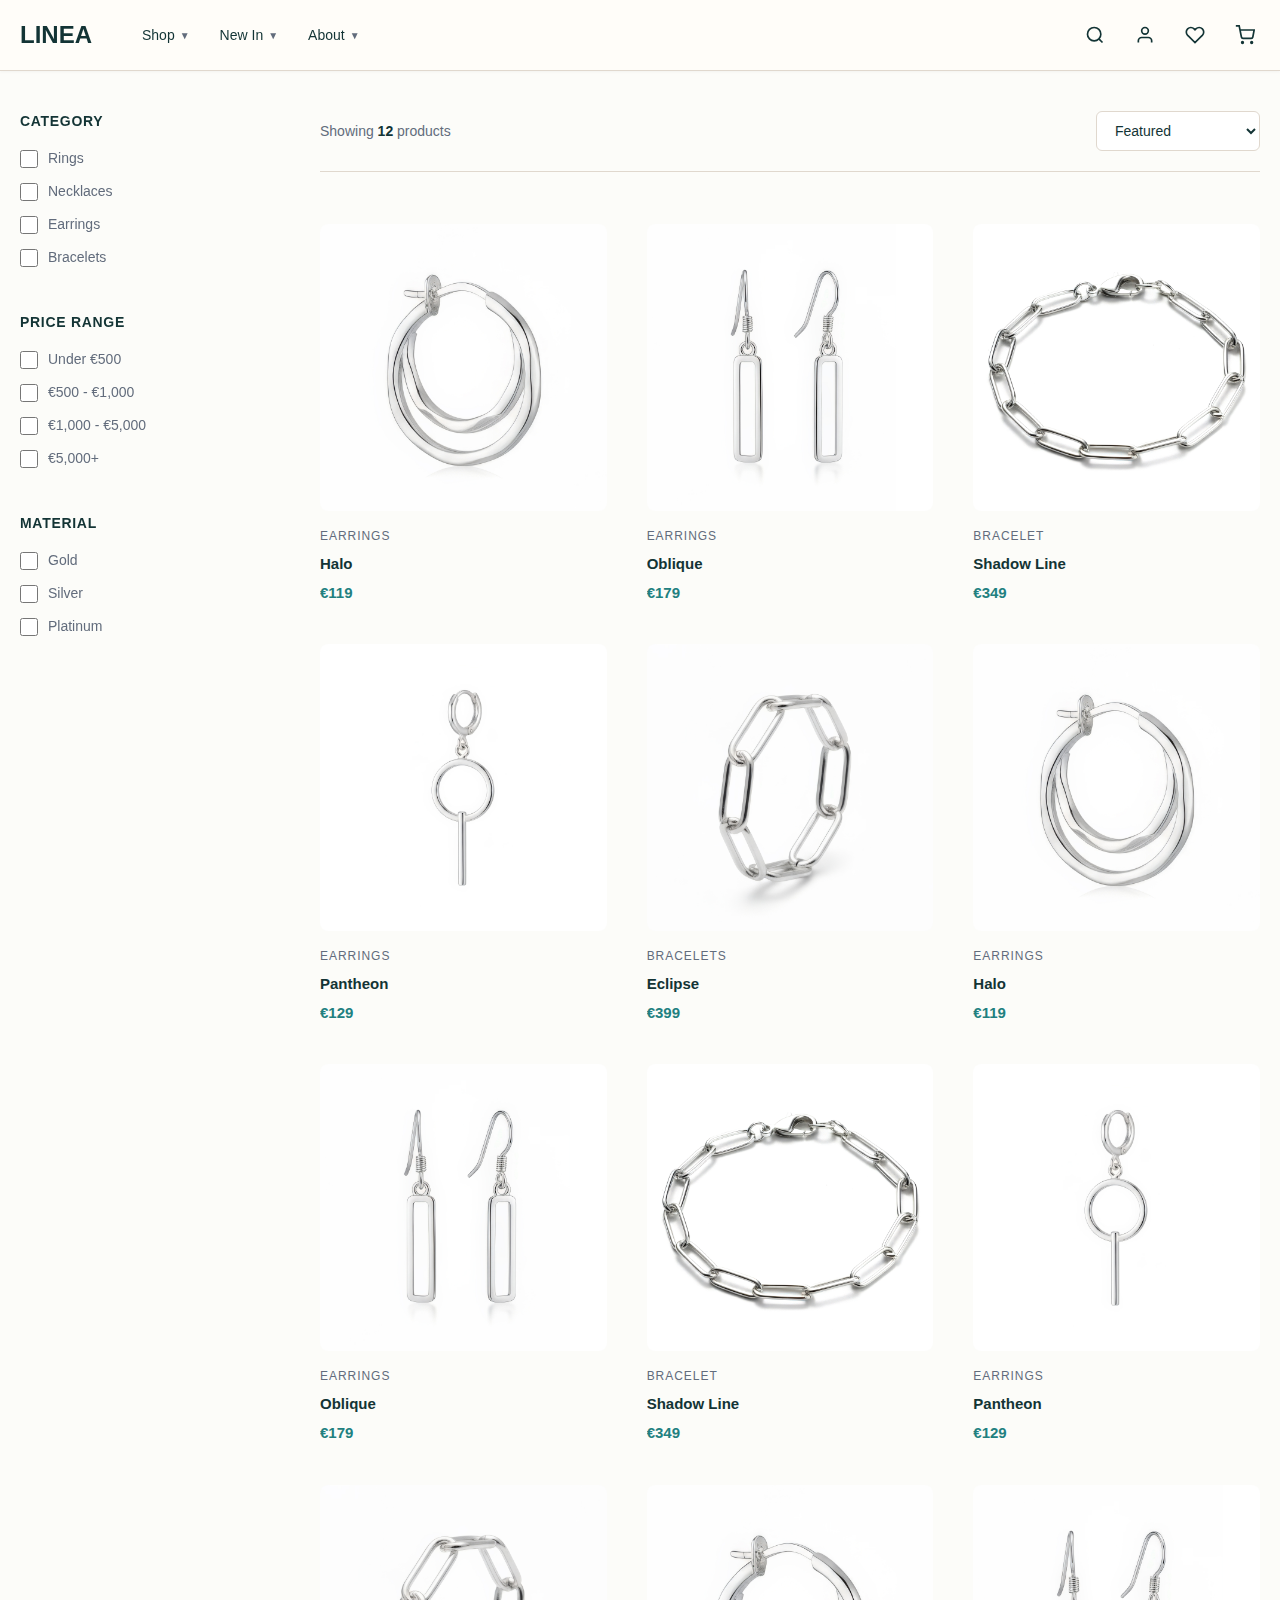
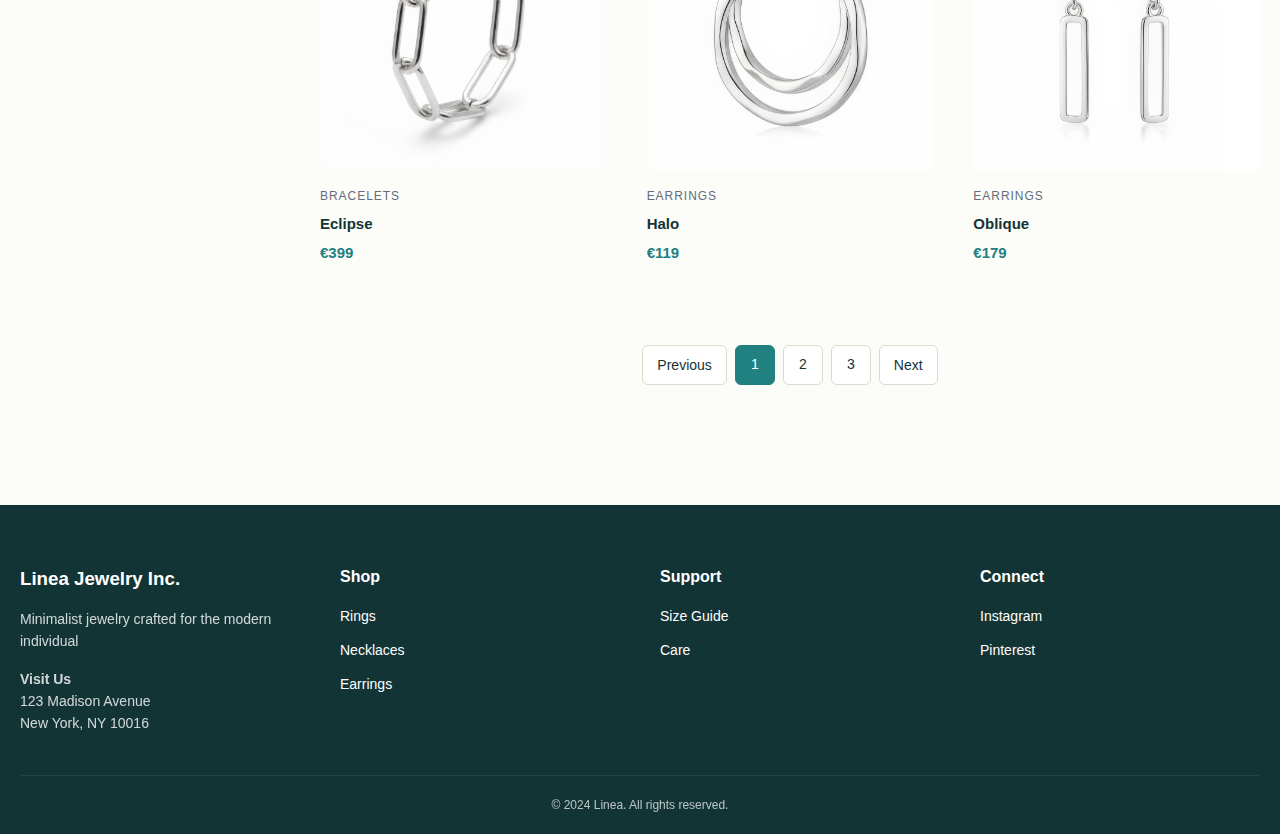
<file: pages/shop.html>
<!DOCTYPE html>
<html lang="en">
<head>
    <meta charset="UTF-8">
    <meta name="viewport" content="width=device-width, initial-scale=1.0">
    <title>Shop - LINEA Jewelry</title>
    <style>
        /* ROOT VARIABLES */
        :root {
            --color-primary: #218080;
            --color-primary-hover: #1a7472;
            --color-primary-active: #1a6873;
            --color-text: #133435;
            --color-text-secondary: #626C7C;
            --color-surface: #FFFDF9;
            --color-background: #FCFCF9;
            --color-border: #E0D8CE;
            --color-secondary: rgba(33, 128, 141, 0.12);
            --color-secondary-hover: rgba(33, 128, 141, 0.2);
        }

        /* GLOBAL STYLES */
        * {
            margin: 0;
            padding: 0;
            box-sizing: border-box;
        }

        html {
            font-size: 16px;
            font-family: -apple-system, BlinkMacSystemFont, 'Segoe UI', Roboto, sans-serif;
            line-height: 1.5;
            color: var(--color-text);
            background-color: var(--color-background);
            -webkit-font-smoothing: antialiased;
        }

        body {
            margin: 0;
            padding: 0;
        }

        /* NAVBAR STYLES */
        .navbar {
            background-color: var(--color-surface);
            border-bottom: 1px solid var(--color-border);
            position: sticky;
            top: 0;
            z-index: 100;
            box-shadow: 0 1px 3px rgba(0, 0, 0, 0.04);
        }

        .navbar-container {
            max-width: 1400px;
            margin: 0 auto;
            padding: 0 20px;
            display: flex;
            justify-content: space-between;
            align-items: center;
            height: 70px;
        }

        .navbar-logo {
            font-size: 24px;
            font-weight: 600;
            color: var(--color-text);
            text-decoration: none;
        }

        .navbar-menu {
            display: flex;
            gap: 30px;
            flex: 1;
            margin-left: 50px;
        }

        .nav-dropdown {
            position: relative;
        }

        .dropdown-toggle {
            color: var(--color-text);
            text-decoration: none;
            font-size: 14px;
            font-weight: 500;
            display: flex;
            align-items: center;
            gap: 5px;
            cursor: pointer;
        }

        .dropdown-toggle::after {
            content: '▼';
            font-size: 10px;
            color: var(--color-text-secondary);
        }

        .dropdown-menu {
            position: absolute;
            top: 100%;
            left: 0;
            background: var(--color-surface);
            border: 1px solid var(--color-border);
            border-radius: 8px;
            min-width: 200px;
            padding: 10px 0;
            opacity: 0;
            visibility: hidden;
            transition: all 0.3s ease;
            margin-top: 0;
            box-shadow: 0 4px 12px rgba(0, 0, 0, 0.08);
        }

        .nav-dropdown:hover .dropdown-menu {
            opacity: 1;
            visibility: visible;
            margin-top: 5px;
        }

        .dropdown-item {
            display: block;
            padding: 10px 20px;
            color: var(--color-text);
            text-decoration: none;
            font-size: 14px;
            transition: background-color 0.2s ease;
        }

        .dropdown-item:hover {
            background-color: var(--color-secondary);
        }

        .navbar-icons {
            display: flex;
            gap: 20px;
        }

        .icon-btn {
            background: none;
            border: none;
            color: var(--color-text);
            cursor: pointer;
            font-size: 20px;
            padding: 5px;
            transition: color 0.3s ease;
            display: flex;
            align-items: center;
            justify-content: center;
        }

        .icon-btn:hover {
            color: var(--color-primary);
        }

        /* SHOP CONTAINER */
        .shop-container {
            max-width: 1400px;
            margin: 0 auto;
            padding: 40px 20px;
        }

        /* Shop Layout */
        .shop-layout {
            display: grid;
            grid-template-columns: 260px 1fr;
            gap: 40px;
        }

        /* Sidebar Filters */
        .sidebar {
            display: flex;
            flex-direction: column;
            gap: 32px;
            position: sticky;
            top: 90px;
            height: fit-content;
        }

        .filter-group h3 {
            font-size: 14px;
            font-weight: 600;
            margin-bottom: 16px;
            color: var(--color-text);
            text-transform: uppercase;
            letter-spacing: 0.05em;
        }

        .filter-item {
            display: flex;
            align-items: center;
            margin-bottom: 12px;
            gap: 10px;
        }

        .filter-item input[type="checkbox"] {
            cursor: pointer;
            width: 18px;
            height: 18px;
            accent-color: var(--color-primary);
            border-radius: 3px;
        }

        .filter-item label {
            cursor: pointer;
            font-size: 14px;
            color: var(--color-text-secondary);
            flex: 1;
            transition: color 0.3s ease;
        }

        .filter-item input[type="checkbox"]:checked + label {
            color: var(--color-text);
            font-weight: 500;
        }

        /* Main Content */
        .shop-content {
            display: flex;
            flex-direction: column;
            gap: 32px;
        }

        /* Controls Bar */
        .controls-bar {
            display: flex;
            justify-content: space-between;
            align-items: center;
            gap: 20px;
            padding: 0 0 20px 0;
            border-bottom: 1px solid var(--color-border);
        }

        .results-count {
            font-size: 14px;
            color: var(--color-text-secondary);
        }

        .results-count strong {
            color: var(--color-text);
            font-weight: 600;
        }

        .sort-dropdown {
            padding: 10px 14px;
            border: 1px solid var(--color-border);
            border-radius: 6px;
            background: #ffffff;
            color: var(--color-text);
            cursor: pointer;
            font-size: 14px;
            transition: all 0.3s ease;
        }

        .sort-dropdown:hover {
            border-color: var(--color-primary);
        }

        /* Product Grid */
        .product-grid {
            display: grid;
            grid-template-columns: repeat(3, 1fr);
            gap: 40px;
            margin-top: 20px;
        }

        .product-card {
            background: transparent;
            border-radius: 6px;
            overflow: hidden;
            transition: transform 0.3s ease;
            cursor: pointer;
        }

        .product-card:hover {
            transform: translateY(-4px);
        }

        .product-image {
            width: 100%;
            aspect-ratio: 1;
            background: var(--color-background);
            border-radius: 8px;
            overflow: hidden;
            margin-bottom: 16px;
        }

        .product-image img {
            width: 100%;
            height: 100%;
            object-fit: contain;
            display: block;
            transition: transform 0.4s ease;
        }

        .product-card:hover .product-image img {
            transform: scale(1.05);
        }

        .product-info {
            padding: 0;
        }

        .product-category {
            font-size: 12px;
            color: var(--color-text-secondary);
            text-transform: uppercase;
            letter-spacing: 0.08em;
            margin-bottom: 8px;
            font-weight: 500;
        }

        .product-name {
            font-size: 15px;
            font-weight: 600;
            color: var(--color-text);
            margin-bottom: 8px;
            line-height: 1.4;
        }

        .product-price {
            font-size: 15px;
            font-weight: 600;
            color: var(--color-primary);
        }

        /* Pagination */
        .pagination {
            display: flex;
            justify-content: center;
            gap: 8px;
            margin-top: 48px;
            flex-wrap: wrap;
        }

        .pagination button,
        .pagination a {
            padding: 10px 14px;
            border: 1px solid var(--color-border);
            background: #ffffff;
            color: var(--color-text);
            border-radius: 6px;
            cursor: pointer;
            transition: all 0.3s ease;
            font-size: 14px;
            font-weight: 500;
            text-decoration: none;
            display: inline-flex;
            align-items: center;
            justify-content: center;
            min-width: 40px;
            height: 40px;
        }

        .pagination button:hover,
        .pagination a:hover {
            background: var(--color-primary);
            color: white;
            border-color: var(--color-primary);
        }

        .pagination .active {
            background: var(--color-primary);
            color: white;
            border-color: var(--color-primary);
        }

        /* Footer */
        .footer {
            background: var(--color-text);
            color: white;
            padding: 60px 20px 20px;
            margin-top: 80px;
        }

        .footer-container {
            max-width: 1400px;
            margin: 0 auto;
            display: grid;
            grid-template-columns: repeat(4, 1fr);
            gap: 40px;
            margin-bottom: 40px;
        }

        .footer-section h3,
        .footer-section h4 {
            margin-bottom: 15px;
        }

        .footer-section p {
            font-size: 14px;
            line-height: 1.6;
            opacity: 0.8;
        }

        .footer-address {
            margin-top: 15px;
        }

        .footer-links {
            list-style: none;
            padding: 0;
        }

        .footer-links li {
            margin-bottom: 10px;
        }

        .footer-links a {
            color: white;
            text-decoration: none;
            font-size: 14px;
            transition: opacity 0.3s ease;
        }

        .footer-links a:hover {
            opacity: 0.7;
        }

        .footer-bottom {
            text-align: center;
            padding-top: 20px;
            border-top: 1px solid rgba(255,255,255,0.1);
            font-size: 12px;
            opacity: 0.7;
        }

        /* Responsive */
        @media (max-width: 1024px) {
            .shop-container {
                padding: 32px 24px;
            }

            .shop-layout {
                grid-template-columns: 220px 1fr;
                gap: 32px;
            }

            .product-grid {
                grid-template-columns: repeat(2, 1fr);
                gap: 32px;
            }

            .navbar-container {
                padding: 0 24px;
            }
        }

        @media (max-width: 768px) {
            .navbar-menu {
                display: none;
            }

            .shop-container {
                padding: 24px 16px;
            }

            .shop-layout {
                grid-template-columns: 1fr;
            }

            .sidebar {
                display: none;
            }

            .product-grid {
                grid-template-columns: repeat(2, 1fr);
                gap: 24px;
            }

            .controls-bar {
                flex-direction: column;
                align-items: flex-start;
            }

            .sort-dropdown {
                width: 100%;
            }

            .footer-container {
                grid-template-columns: repeat(2, 1fr);
                gap: 32px;
            }
        }

        @media (max-width: 640px) {
            .product-grid {
                grid-template-columns: 1fr;
                gap: 20px;
            }

            .navbar-container {
                height: 60px;
            }

            .shop-container {
                padding: 20px 16px;
            }

            .footer-container {
                grid-template-columns: 1fr;
                gap: 24px;
            }
        }
    </style>
</head>
<body>
    <!-- Navigation Bar -->
    <nav class="navbar">
        <div class="navbar-container">
            <div class="navbar-logo">
                <a href="..\index.html" style="text-decoration: none; color: inherit;">
                    LINEA
                </a>
            </div>
            
            <div class="navbar-menu">
                <div class="nav-dropdown">
                    <a href="pages/shop.html" class="dropdown-toggle">Shop</a>
                    <div class="dropdown-menu">
                        <a href="shop.html?category=rings" class="dropdown-item">Rings</a>
                        <a href="shop.html?category=necklaces" class="dropdown-item">Necklaces</a>
                        <a href="shop.html?category=earrings" class="dropdown-item">Earrings</a>
                        <a href="shop.html?category=bracelets" class="dropdown-item">Bracelets</a>
                        <a href="shop.html?category=watches" class="dropdown-item">Watches</a>
                    </div>
                </div>
                
                <div class="nav-dropdown">
                    <a href="pages/new-in.html" class="dropdown-toggle">New In</a>
                    <div class="dropdown-menu">
                        <a href="new-in.html?filter=this-weeks-arrivals" class="dropdown-item">This Week's Arrivals</a>
                        <a href="new-in.html?filter=spring-collection" class="dropdown-item">Spring Collection</a>
                        <a href="new-in.html?filter=featured-designers" class="dropdown-item">Featured Designers</a>
                        <a href="new-in.html?filter=limited-edition" class="dropdown-item">Limited Edition</a>
                        <a href="new-in.html?filter=pre-orders" class="dropdown-item">Pre-Orders</a>
                    </div>
                </div>
                
                <div class="nav-dropdown">
                    <a href="pages/about.html" class="dropdown-toggle">About</a>
                    <div class="dropdown-menu">
                        <a href="about-story.html" class="dropdown-item">Our Story</a>
                        <a href="about-sustainability.html" class="dropdown-item">Sustainability</a>
                        <a href="about-size-guide.html" class="dropdown-item">Size Guide</a>
                        <a href="about-customer-care.html" class="dropdown-item">Customer Care</a>
                    </div>
                </div>
            </div>

            <div class="navbar-icons">
                <button class="icon-btn" aria-label="Search" id="search-btn">
                    <svg width="20" height="20" viewBox="0 0 24 24" fill="none" stroke="currentColor" stroke-width="2">
                        <circle cx="11" cy="11" r="8"></circle>
                        <path d="m21 21-4.35-4.35"></path>
                    </svg>
                </button>
                <button class="icon-btn" aria-label="User Account" id="account-btn">
                    <svg width="20" height="20" viewBox="0 0 24 24" fill="none" stroke="currentColor" stroke-width="2">
                        <path d="M20 21v-2a4 4 0 0 0-4-4H8a4 4 0 0 0-4 4v2"></path>
                        <circle cx="12" cy="7" r="4"></circle>
                    </svg>
                </button>
                <button class="icon-btn" aria-label="Wishlist" id="wishlist-btn">
                    <svg width="20" height="20" viewBox="0 0 24 24" fill="none" stroke="currentColor" stroke-width="2">
                        <path d="M20.84 4.61a5.5 5.5 0 0 0-7.78 0L12 5.67l-1.06-1.06a5.5 5.5 0 0 0-7.78 7.78l1.06 1.06L12 21.23l7.78-7.78 1.06-1.06a5.5 5.5 0 0 0 0-7.78z"></path>
                    </svg>
                </button>
                <button class="icon-btn" aria-label="Shopping Cart" id="cart-btn">
                    <svg width="20" height="20" viewBox="0 0 24 24" fill="none" stroke="currentColor" stroke-width="2">
                        <circle cx="9" cy="21" r="1"></circle>
                        <circle cx="20" cy="21" r="1"></circle>
                        <path d="M1 1h4l2.68 13.39a2 2 0 0 0 2 1.61h9.72a2 2 0 0 0 2-1.61L23 6H6"></path>
                    </svg>
                </button>
            </div>
        </div>
        
    </nav>
    <!-- Main Content -->
    <main class="shop-container">
        <div class="shop-layout">
            <!-- Sidebar Filters -->
            <aside class="sidebar">
                <div class="filter-group">
                    <h3>Category</h3>
                    <div class="filter-item">
                        <input type="checkbox" id="rings" value="rings">
                        <label for="rings">Rings</label>
                    </div>
                    <div class="filter-item">
                        <input type="checkbox" id="necklaces" value="necklaces">
                        <label for="necklaces">Necklaces</label>
                    </div>
                    <div class="filter-item">
                        <input type="checkbox" id="earrings" value="earrings">
                        <label for="earrings">Earrings</label>
                    </div>
                    <div class="filter-item">
                        <input type="checkbox" id="bracelets" value="bracelets">
                        <label for="bracelets">Bracelets</label>
                    </div>
                </div>

                <div class="filter-group">
                    <h3>Price Range</h3>
                    <div class="filter-item">
                        <input type="checkbox" id="price1" value="0-500">
                        <label for="price1">Under €500</label>
                    </div>
                    <div class="filter-item">
                        <input type="checkbox" id="price2" value="500-1000">
                        <label for="price2">€500 - €1,000</label>
                    </div>
                    <div class="filter-item">
                        <input type="checkbox" id="price3" value="1000-5000">
                        <label for="price3">€1,000 - €5,000</label>
                    </div>
                    <div class="filter-item">
                        <input type="checkbox" id="price4" value="5000+">
                        <label for="price4">€5,000+</label>
                    </div>
                </div>

                <div class="filter-group">
                    <h3>Material</h3>
                    <div class="filter-item">
                        <input type="checkbox" id="gold" value="gold">
                        <label for="gold">Gold</label>
                    </div>
                    <div class="filter-item">
                        <input type="checkbox" id="silver" value="silver">
                        <label for="silver">Silver</label>
                    </div>
                    <div class="filter-item">
                        <input type="checkbox" id="platinum" value="platinum">
                        <label for="platinum">Platinum</label>
                    </div>
                </div>
            </aside>

            <!-- Main Content -->
            <div class="shop-content">
                <!-- Controls Bar -->
                <div class="controls-bar">
                    <span class="results-count">Showing <strong id="result-count">12</strong> products</span>
                    <select class="sort-dropdown" id="sort-select">
                        <option value="featured">Featured</option>
                        <option value="newest">Newest</option>
                        <option value="price-asc">Price: Low to High</option>
                        <option value="price-desc">Price: High to Low</option>
                        <option value="popular">Most Popular</option>
                    </select>
                </div>

                <!-- Product Grid -->
                <div class="product-grid" id="product-grid">
                    <div class="product-card">
                        <div class="product-image">
                            <img src="..\assets\images\halo-CMlMG7vQ.jpg" alt="Halo">
                        </div>
                        <div class="product-info">
                            <div class="product-category">Earrings</div>
                            <div class="product-name">Halo</div>
                            <div class="product-price">€119</div>
                        </div>
                    </div>

                    <div class="product-card">
                        <div class="product-image">
                            <img src="..\assets\images\oblique-BrLAWbgb.jpg" alt="Oblique">
                        </div>
                        <div class="product-info">
                            <div class="product-category">Earrings</div>
                            <div class="product-name">Oblique</div>
                            <div class="product-price">€179</div>
                        </div>
                    </div>

                    <div class="product-card">
                        <div class="product-image">
                            <img src="..\assets\images\shadowline-DPSA61jB.jpg" alt="Shadow Line">
                        </div>
                        <div class="product-info">
                            <div class="product-category">Bracelet</div>
                            <div class="product-name">Shadow Line</div>
                            <div class="product-price">€349</div>
                        </div>
                    </div>

                    <div class="product-card">
                        <div class="product-image">
                            <img src="..\assets\images\pantheon-ChbEbbTu.jpg" alt="Pantheon">
                        </div>
                        <div class="product-info">
                            <div class="product-category">Earrings</div>
                            <div class="product-name">Pantheon</div>
                            <div class="product-price">€129</div>
                        </div>
                    </div>

                    <div class="product-card">
                        <div class="product-image">
                            <img src="..\assets\images\eclipse-ErA5xE4T.jpg" alt="Eclipse">
                        </div>
                        <div class="product-info">
                            <div class="product-category">Bracelets</div>
                            <div class="product-name">Eclipse</div>
                            <div class="product-price">€399</div>
                        </div>
                    </div>

                    <div class="product-card">
                        <div class="product-image">
                            <img src="..\assets\images\halo-CMlMG7vQ.jpg" alt="Halo">
                        </div>
                        <div class="product-info">
                            <div class="product-category">Earrings</div>
                            <div class="product-name">Halo</div>
                            <div class="product-price">€119</div>
                        </div>
                    </div>

                    <div class="product-card">
                        <div class="product-image">
                            <img src="..\assets\images\oblique-BrLAWbgb.jpg" alt="Oblique">
                        </div>
                        <div class="product-info">
                            <div class="product-category">Earrings</div>
                            <div class="product-name">Oblique</div>
                            <div class="product-price">€179</div>
                        </div>
                    </div>

                    <div class="product-card">
                        <div class="product-image">
                            <img src="..\assets\images\shadowline-DPSA61jB.jpg" alt="Shadow Line">
                        </div>
                        <div class="product-info">
                            <div class="product-category">Bracelet</div>
                            <div class="product-name">Shadow Line</div>
                            <div class="product-price">€349</div>
                        </div>
                    </div>

                    <div class="product-card">
                        <div class="product-image">
                            <img src="..\assets\images\pantheon-ChbEbbTu.jpg" alt="Pantheon">
                        </div>
                        <div class="product-info">
                            <div class="product-category">Earrings</div>
                            <div class="product-name">Pantheon</div>
                            <div class="product-price">€129</div>
                        </div>
                    </div>

                    <div class="product-card">
                        <div class="product-image">
                            <img src="..\assets\images\eclipse-ErA5xE4T.jpg" alt="Eclipse">
                        </div>
                        <div class="product-info">
                            <div class="product-category">Bracelets</div>
                            <div class="product-name">Eclipse</div>
                            <div class="product-price">€399</div>
                        </div>
                    </div>

                    <div class="product-card">
                        <div class="product-image">
                            <img src="..\assets\images\halo-CMlMG7vQ.jpg" alt="Halo">
                        </div>
                        <div class="product-info">
                            <div class="product-category">Earrings</div>
                            <div class="product-name">Halo</div>
                            <div class="product-price">€119</div>
                        </div>
                    </div>

                    <div class="product-card">
                        <div class="product-image">
                            <img src="..\assets\images\oblique-BrLAWbgb.jpg" alt="Oblique">
                        </div>
                        <div class="product-info">
                            <div class="product-category">Earrings</div>
                            <div class="product-name">Oblique</div>
                            <div class="product-price">€179</div>
                        </div>
                    </div>
                </div>

                <!-- Pagination -->
                <div class="pagination">
                    <button id="prev-btn">Previous</button>
                    <a href="#" class="page-num active">1</a>
                    <a href="#" class="page-num">2</a>
                    <a href="#" class="page-num">3</a>
                    <button id="next-btn">Next</button>
                </div>
            </div>
        </div>
    </main>

    <!-- Footer -->
    <footer class="footer">
        <div class="footer-container">
            <div class="footer-section">
                <h3>Linea Jewelry Inc.</h3>
                <p>Minimalist jewelry crafted for the modern individual</p>
                <div class="footer-address">
                    <p><strong>Visit Us</strong></p>
                    <p>123 Madison Avenue<br>New York, NY 10016</p>
                </div>
            </div>

            <div class="footer-section">
                <h4>Shop</h4>
                <ul class="footer-links">
                    <li><a href="shop.html?category=rings">Rings</a></li>
                    <li><a href="shop.html?category=necklaces">Necklaces</a></li>
                    <li><a href="shop.html?category=earrings">Earrings</a></li>
                </ul>
            </div>

            <div class="footer-section">
                <h4>Support</h4>
                <ul class="footer-links">
                    <li><a href="about.html?section=size-guide">Size Guide</a></li>
                    <li><a href="about.html?section=customer-care">Care</a></li>
                </ul>
            </div>

            <div class="footer-section">
                <h4>Connect</h4>
                <ul class="footer-links">
                    <li><a href="#">Instagram</a></li>
                    <li><a href="#">Pinterest</a></li>
                </ul>
            </div>
        </div>

        <div class="footer-bottom">
            <p>&copy; 2024 Linea. All rights reserved.</p>
        </div>
    </footer>

    <script>
        // Pagination
        document.getElementById('next-btn').addEventListener('click', () => {
            document.querySelectorAll('.page-num').forEach(p => p.classList.remove('active'));
            document.querySelectorAll('.page-num')[1].classList.add('active');
        });

        document.getElementById('prev-btn').addEventListener('click', () => {
            document.querySelectorAll('.page-num').forEach(p => p.classList.remove('active'));
            document.querySelectorAll('.page-num')[0].classList.add('active');
        });

        // Sort functionality
        document.getElementById('sort-select').addEventListener('change', (e) => {
            console.log('Sort by:', e.target.value);
        });

        // Filter functionality
        document.querySelectorAll('.filter-item input[type="checkbox"]').forEach(checkbox => {
            checkbox.addEventListener('change', (e) => {
                console.log('Filter:', e.target.value);
            });
        });
    </script>
</body>
</html>
</file>
<file: index.css>
/* ROOT VARIABLES */
:root {
    --color-primary: #218080;
    --color-primary-hover: #1a7472;
    --color-primary-active: #1a6873;
    --color-text: #133435;
    --color-text-secondary: #626C7C;
    --color-surface: #FFFDF9;
    --color-background: #FCFCF9;
    --color-border: #E0D8CE;
    --color-secondary: rgba(33, 128, 141, 0.12);
    --color-secondary-hover: rgba(33, 128, 141, 0.2);
    --color-orange-500: #A84B2F;
    --collections-edge: 48px; /* spacing from viewport edges */
    --collections-gap: 36px; /* increased space between columns */
    --collections-space: var(--collections-edge); /* legacy alias */
}

/* GLOBAL STYLES */
* {
    margin: 0;
    padding: 0;
    box-sizing: border-box;
}

html {
    font-size: 16px;
    font-family: -apple-system, BlinkMacSystemFont, 'Segoe UI', Roboto, sans-serif;
    line-height: 1.5;
    color: var(--color-text);
    background-color: var(--color-background);
    -webkit-font-smoothing: antialiased;
}

body {
    margin: 0;
    padding: 0;
}

/* NAVBAR STYLES */
.navbar {
    background-color: var(--color-surface);
    border-bottom: 1px solid var(--color-border);
    position: sticky;
    top: 0;
    z-index: 100;
    box-shadow: 0 1px 3px rgba(0, 0, 0, 0.04);
}                            

.nav-right {
    display: flex;
    gap: 20px;
    align-items: center;
    margin-left: -19%;
}
.navbar-container {
    max-width: 1000px;
    margin: 0 auto;
    padding: 0 20px;
    display: flex;
    justify-content: space-between;
    align-items: center;
    height: 70px;
}

.navbar-logo {
    font-size: 24px;
    font-weight: 600;
    color: var(--color-text);
}

.navbar-menu {
    display: flex;
    gap: 30px;
    flex: 1;
    margin-left: 50px;
}

.nav-dropdown {
    position: relative;
}

.dropdown-toggle {
    color: var(--color-text);
    text-decoration: none;
    font-size: 14px;
    font-weight: 500;
    display: flex;
    align-items: center;
    gap: 5px;
    cursor: pointer;
}

.dropdown-toggle::after {
    content: '▼';
    font-size: 10px;
    color: var(--color-text-secondary);
}

.dropdown-menu {
    position: absolute;
    top: 100%;
    left: 0;
    background: var(--color-surface);
    border: 1px solid var(--color-border);
    border-radius: 8px;
    min-width: 200px;
    padding: 10px 0;
    opacity: 0;
    visibility: hidden;
    transition: all 0.3s ease;
    margin-top: 0;
    box-shadow: 0 4px 12px rgba(0, 0, 0, 0.08);
}

.nav-dropdown:hover .dropdown-menu {
    opacity: 1;
    visibility: visible;
    margin-top: 5px;
}

.dropdown-item {
    display: block;
    padding: 10px 20px;
    color: var(--color-text);
    text-decoration: none;
    font-size: 14px;
    transition: background-color 0.2s ease;
}

.dropdown-item:hover {
    background-color: var(--color-secondary);
}

.navbar-icons {
    display: flex;
    gap: 20px;
    margin-right: -150px;
    
}

.icon-btn {
    background: none;
    border: none;
    color: var(--color-text);
    cursor: pointer;
    font-size: 20px;
    padding: 5px;
    transition: color 0.3s ease;
    display: flex;
    
    align-items: center;
    justify-content: center;
}

.icon-btn:hover {
    color: var(--color-primary);
}

/* SIDE PANEL STYLES */
.side-panel {
    position: fixed;
    top: 0;
    right: -100%;
    width: 100%;
    max-width: 450px;
    height: 100vh;
    background: var(--color-surface);
    border-left: 1px solid var(--color-border);
    z-index: 1000;
    transition: right 0.3s ease;
    overflow-y: auto;
    display: flex;
    flex-direction: column;
}

.side-panel.active {
    right: 0;
}

/* Panel Header */
.panel-header {
    display: flex;
    justify-content: space-between;
    align-items: center;
    padding: 20px;
    border-bottom: 1px solid var(--color-border);
    position: sticky;
    top: 0;
    background: var(--color-surface);
    z-index: 10;
}

.panel-header h2 {
    font-size: 18px;
    margin: 0;
    color: var(--color-text);
}

.panel-close {
    background: none;
    border: none;
    font-size: 24px;
    cursor: pointer;
    color: var(--color-text);
    padding: 0;
    width: 30px;
    height: 30px;
    display: flex;
    align-items: center;
    justify-content: center;
    transition: color 0.3s ease;
}

.panel-close:hover {
    color: var(--color-primary);
}

/* Panel Content */
.panel-content {
    flex: 1;
    padding: 20px;
    overflow-y: auto;
}

/* Search Panel */
.search-input-wrapper {
    position: relative;
    margin-bottom: 20px;
}

.search-input-wrapper input {
    width: 100%;
    padding: 12px 15px;
    border: 1px solid var(--color-border);
    border-radius: 6px;
    font-size: 14px;
    background: var(--color-background);
}

.search-input-wrapper input:focus {
    outline: none;
    border-color: var(--color-primary);
    background: var(--color-surface);
}

.popular-searches {
    display: flex;
    flex-wrap: wrap;
    gap: 10px;
}

.search-tag {
    background: var(--color-secondary);
    padding: 8px 12px;
    border-radius: 20px;
    font-size: 12px;
    cursor: pointer;
    transition: all 0.3s ease;
    border: none;
}

.search-tag:hover {
    background: var(--color-primary);
    color: white;
}

/* Cart Panel */
.cart-item {
    display: flex;
    gap: 15px;
    padding: 15px 0;
    border-bottom: 1px solid var(--color-border);
}

.cart-item-image {
    width: 80px;
    height: 80px;
    background: var(--color-secondary);
    border-radius: 6px;
    overflow: hidden;
}

.cart-item-image img {
    width: 100%;
    height: 100%;
    object-fit: cover;
}

.cart-item-details {
    flex: 1;
}

.cart-item-name {
    font-size: 14px;
    font-weight: 500;
    margin-bottom: 5px;
}

.cart-item-price {
    font-size: 16px;
    font-weight: 600;
    color: var(--color-primary);
    margin-bottom: 8px;
}

.cart-item-quantity {
    display: flex;
    gap: 8px;
    align-items: center;
    font-size: 12px;
}

.qty-btn {
    width: 24px;
    height: 24px;
    border: 1px solid var(--color-border);
    background: transparent;
    cursor: pointer;
    border-radius: 3px;
    font-size: 12px;
    transition: all 0.2s ease;
}

.qty-btn:hover {
    background: var(--color-secondary);
}

.cart-empty {
    text-align: center;
    padding: 40px 20px;
    color: var(--color-text-secondary);
}

.cart-summary {
    padding: 20px;
    border-top: 1px solid var(--color-border);
    margin-top: auto;
}

.summary-row {
    display: flex;
    justify-content: space-between;
    margin-bottom: 10px;
    font-size: 14px;
}

.summary-row.total {
    font-size: 18px;
    font-weight: 600;
    padding-top: 10px;
    border-top: 1px solid var(--color-border);
    margin-top: 10px;
}

/* Account Panel */
.account-tabs {
    display: flex;
    gap: 20px;
    margin-bottom: 20px;
    border-bottom: 1px solid var(--color-border);
    padding-bottom: 15px;
}

.account-tab {
    background: none;
    border: none;
    cursor: pointer;
    font-size: 14px;
    font-weight: 500;
    color: var(--color-text-secondary);
    padding: 0;
    transition: color 0.3s ease;
    position: relative;
}

.account-tab.active {
    color: var(--color-text);
}

.account-tab.active::after {
    content: '';
    position: absolute;
    bottom: -15px;
    left: 0;
    width: 100%;
    height: 2px;
    background: var(--color-primary);
}

.tab-content {
    display: none;
}

.tab-content.active {
    display: block;
}

.form-group {
    margin-bottom: 15px;
}

.form-group label {
    display: block;
    font-size: 12px;
    font-weight: 500;
    margin-bottom: 6px;
    color: var(--color-text);
}

.form-group input {
    width: 100%;
    padding: 10px;
    border: 1px solid var(--color-border);
    border-radius: 6px;
    font-size: 14px;
    background: var(--color-background);
}

.form-group input:focus {
    outline: none;
    border-color: var(--color-primary);
    background: var(--color-surface);
}

.login-btn {
    width: 100%;
    padding: 12px;
    background: var(--color-text);
    color: white;
    border: none;
    border-radius: 6px;
    font-size: 14px;
    font-weight: 500;
    cursor: pointer;
    margin-top: 10px;
    transition: background-color 0.3s ease;
}

.login-btn:hover {
    background: var(--color-primary);
}

.signup-link {
    text-align: center;
    font-size: 12px;
    margin-top: 10px;
}

.signup-link a {
    color: var(--color-primary);
    text-decoration: none;
}

/* Wishlist Panel */
.wishlist-item {
    display: flex;
    gap: 15px;
    padding: 15px 0;
    border-bottom: 1px solid var(--color-border);
    align-items: center;
}

.wishlist-item-image {
    width: 70px;
    height: 70px;
    background: var(--color-secondary);
    border-radius: 6px;
    overflow: hidden;
}

.wishlist-item-image img {
    width: 100%;
    height: 100%;
    object-fit: cover;
}

.wishlist-item-details {
    flex: 1;
}

.wishlist-item-name {
    font-size: 13px;
    font-weight: 500;
    margin-bottom: 5px;
}

.wishlist-item-price {
    font-size: 14px;
    font-weight: 600;
    color: var(--color-primary);
}

.wishlist-empty {
    text-align: center;
    padding: 40px 20px;
    color: var(--color-text-secondary);
}

/* Remove button */
.remove-btn {
    background: none;
    border: none;
    color: var(--color-text-secondary);
    cursor: pointer;
    font-size: 18px;
    transition: color 0.3s ease;
}

.remove-btn:hover {
    color: var(--color-primary);
}

/* Overlay */
.panel-overlay {
    position: fixed;
    top: 0;
    left: 0;
    width: 100%;
    height: 100%;
    background: rgba(0, 0, 0, 0.5);
    z-index: 999;
    opacity: 0;
    visibility: hidden;
    transition: all 0.3s ease;
}

.panel-overlay.active {
    opacity: 1;
    visibility: visible;
}

/* Hero Section */
.hero {
    background: linear-gradient(135deg, rgba(33, 128, 141, 0.12) 0%, rgba(33, 128, 141, 0.05) 100%);
    padding: 100px 20px;
    text-align: center;
    border-bottom: 1px solid var(--color-border);
}

.hero h1 {
    font-size: 48px;
    margin-bottom: 15px;
    color: var(--color-text);
}

.hero p {
    font-size: 18px;
    color: var(--color-text-secondary);
    max-width: 600px;
    margin: 0 auto;
}

.collections {
    margin-top: 48px;
}

/* GRID FOR FIRST TWO IMAGES */
.collections-grid {
    display: grid;
    grid-template-columns: 1fr 1fr;
    gap: 30px;
    margin-left: 30px;
    margin-right: 30px;
    padding: 0 var(--edge);
}

/* COLLECTION CARD */
.collection-item {
    width: 100%;
}

.collection-image {
    width: 100%;
    height: calc(100vh - 140px);
    overflow: hidden;
    border-radius: 2px;
}

.collection-image img {
    width: 100%;
    height: 100%;
    object-fit: cover;
    display: block;
    transition: transform 0.4s ease;
}

.collection-image:hover img {
    transform: scale(1.03);
}

.collection-caption {
    margin-top: 16px;
}

.collection-title {
    font-size: 18px;
    font-weight: 600;
    text-decoration: none;
    color: var(--text);
}

.collection-sub {
    font-size: 14px;
    color: var(--text-muted);
    margin-top: 4px;
}

.product-section {
    padding: 80px 48px;
}

.product-grid {
    display: grid;
    grid-template-columns: repeat(3, 1fr);
    gap: 32px;
}

/* CARD */
.product-card {
    cursor: pointer;
}

/* IMAGE AREA */
.product-image {
    position: relative;
    background: #f7f7f7;
    aspect-ratio: 1 / 1.1;
    overflow: hidden;
}

/* IMAGE STACK */
.product-image img {
    position: absolute;
    inset: 0;
    width: 100%;
    height: 100%;
    object-fit: cover;
    transition: opacity 0.4s ease, transform 0.5s ease;
}

/* MAIN IMAGE */
.img-main {
    opacity: 1;
    z-index: 1;
}

/* HOVER IMAGE */
.img-hover {
    opacity: 0;
    z-index: 2;
}

/* HOVER EFFECT */
.product-card:hover .img-main {
    opacity: 0;
}

.product-card:hover .img-hover {
    opacity: 1;
    transform: scale(1.03);
}

/* NEW BADGE */
.badge {
    position: absolute;
    top: 16px;
    left: 16px;
    font-size: 12px;
    letter-spacing: 0.08em;
    color: #111;
    z-index: 3;
}

/* INFO */
.product-info {
    margin-top: 16px;
}

.category {
    font-size: 14px;
    color: #777;
    margin-bottom: 6px;
}

.info-row {
    display: flex;
    justify-content: space-between;
    align-items: center;
}

.info-row h3 {
    font-size: 16px;
    font-weight: 600;
}

.info-row span {
    font-size: 15px;
    color: #444;
}

/* RESPONSIVE */
@media (max-width: 1024px) {
    .product-grid {
        grid-template-columns: repeat(2, 1fr);
    }
}

@media (max-width: 640px) {
    .product-grid {
        grid-template-columns: 1fr;
    }

    .product-section {
        padding: 48px 20px;
    }
}

/* ================= WIDE THUMBNAIL ================= */
.collections-thumbnail {
    padding: 30px;
    margin-top: 48px;
    max-width: 1450px;
}

/* Hero thumbnail - align to right edge */
.hero-thumbnail {
    padding: 30px 0 30px 30px;
    margin-right: 0;
    margin-left: auto;
    width: fit-content;
    max-width: 100%;
}

/* Organic thumbnail - full width */
.organic-thumbnail {
    padding-left: 0;
    padding-right: 0;
    max-width: none;
    width: 100%;
    margin-left: 0;
}

.collections-thumbnail img {
    width: 100%;
    height: auto;
    display: block;
    border-radius: 0px;
    object-fit: cover;
}

/* ================= SECOND THUMBNAIL SIZING & HOVER ================= */
#second-thumbnail .collection-image {
    width: 100%;
    height: auto;                                           
    overflow: hidden;
    border-radius: 0px;
}

#second-thumbnail .collection-image img {
    width: 100%;
    height: auto;
    transition: transform 0.4s ease;
}

#second-thumbnail .collection-image:hover img {
    transform: scale(1.03);
}

/* ================= FOOTER ================= */

/* ================= RESPONSIVE ================= */
@media (max-width: 1024px) {
    .collection-image {
        height: 80vh;
    }
}

@media (max-width: 768px) {
    .collections-grid {
        grid-template-columns: 1fr;
        padding: 0 20px;
    }

    .collection-image {
        height: auto;
        aspect-ratio: 4 / 5;
    }

    .collections-thumbnail {
        padding: 0 20px;
    }

    .hero h1 {
        font-size: 32px;
    }
}

.footer {
    border-top: 1px solid #e6e6e6;
    margin-top: 120px;
    padding: 0;
    font-family: -apple-system, BlinkMacSystemFont, "Segoe UI", Roboto, sans-serif;
}

/* TOP AREA */
.footer-top {
    padding: 64px 48px;
    padding-bottom: 0px;
    padding-right:  0px;
    padding-top: auto;
}



.footer-grid {
    display: grid;
    grid-template-columns: repeat(4, 1fr);
    gap: 40px;
    align-items: start;
    width: 100%;
}

/* BRAND COLUMN */
.footer-brand h3 {
    font-size: 30px;
    margin-top: 0;
    margin-bottom: 24px;
    line-height: 1.2;
    display: block;
    color: #111;
}

.tagline {
    font-size: 14px;
    color: #777;
    margin-bottom: 24px;
}

.footer-block {
    margin-bottom: 20px;
}

.footer-block strong {
    font-size: 14px;
    display: block;
    margin-bottom: 6px;
    color: #111;
}

.footer-block p {
    font-size: 14px;
    color: #555;
    line-height: 1.6;
}

/* LINKS */
.footer-links h4 {
    font-size: 14px;
    margin-top: 0;
    margin-bottom: 24px;
    line-height: 1.2;
    display: block;
    color: #111;
}

.footer-links a {
    display: block;
    font-size: 14px;
    color: #666;
    text-decoration: none;
    margin-bottom: 10px;
}

.footer-links a:hover {
    color: #000;
}

/* BOTTOM BAR */    
.footer-bottom {
    border-top: 1px solid #e6e6e6;
    padding: 16px 48px;
    display: flex;
    justify-content: space-between;
    align-items: c                          enter;
    font-size: 13px;
    color: #666;
    border-bottom: none;
}

.footer-legal a {
    margin-left: 24px;
    color: #666;
    text-decoration: none;
}

.footer-legal a:hover {
    color: #000;
}

/* RESPONSIVE */
@media (max-width: 1024px) {
    .footer-grid {
        grid-template-columns: 1fr 1fr;
        gap: 40px;
    }
}

@media (max-width: 640px) {
    .footer-top {
        padding: 48px 20px;
    }

    .footer-bottom {
        flex-direction: column;
        gap: 12px;
        padding: 16px 20px;
    }

    .footer-legal a {
        margin-left: 16px;
    }
}

/* Responsive */
@media (max-width: 768px) {
    .navbar-menu {
        display: none;
    }

    .side-panel {
        max-width: 100%;
    }

    .hero h1 {
        font-size: 32px;
    }

    .collections-grid {
        grid-template-columns: 1fr;
    }

    .navbar-container {
        height: 60px;
    }

    .footer-grid {
        grid-template-columns: 1fr 1fr;
    }
}
</file>
